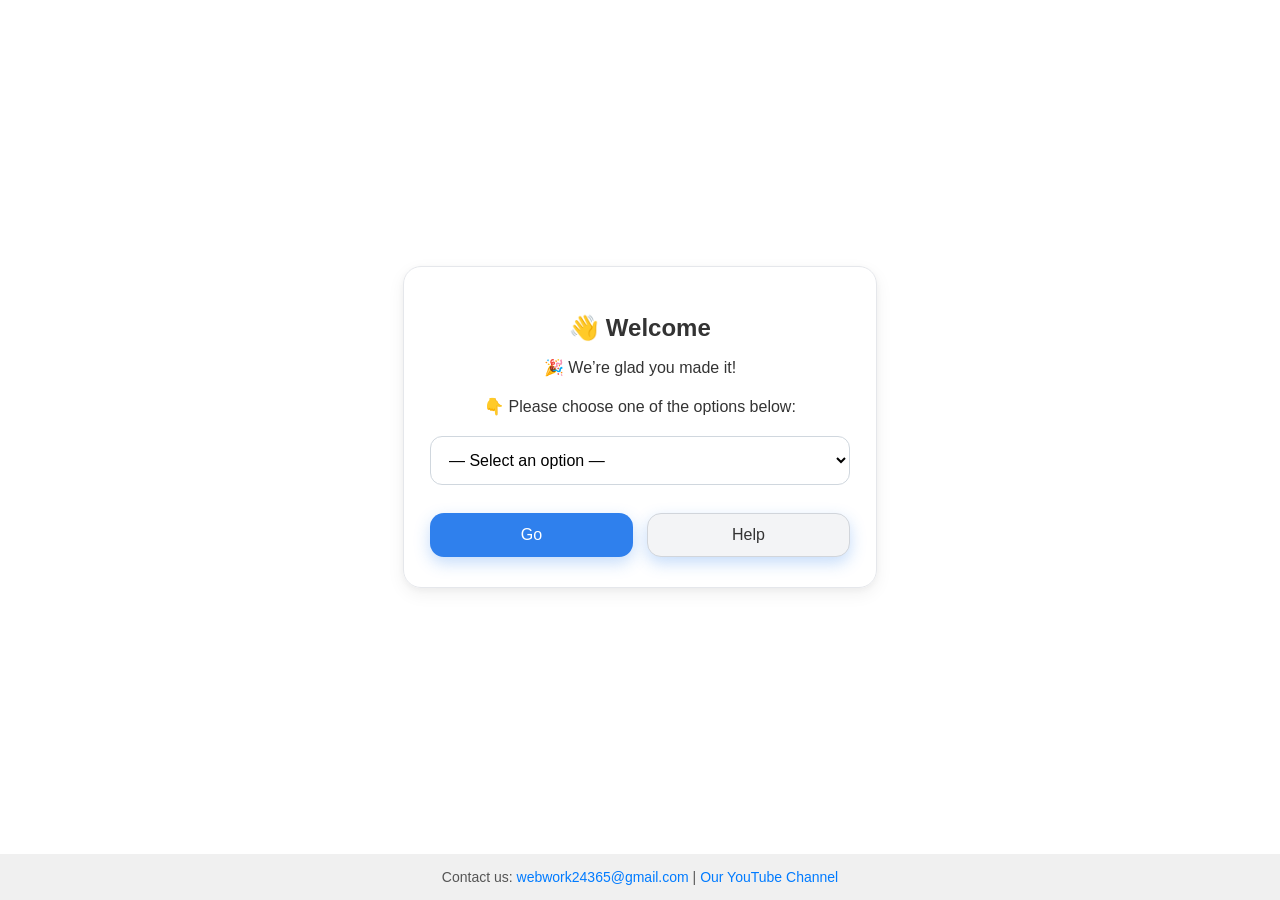
<file: index.html>
<!DOCTYPE html>
<html lang="en-US">
  <head>
      <meta charset="UTF-8">
      <meta name="viewport" content="width=device-width, initial-scale=1.0">
  
      <!-- Primary SEO -->
      <title>Worker24 — Online Tools: Booking, Analytics & SQLite Database Management</title>
      <meta name="description" content="Simplify scheduling with our online appointment booking system. Let your clients book anytime, anywhere — secure, fast, and hassle-free.">
      <meta name="keywords" content="book appointments online, best scheduling app, online appointment scheduling, appointment software, booking system for business, online appointment booking system, 
            appointment scheduling software, appointment scheduling app, booking appointment app, online scheduling app, appointment app, online scheduling, 24/7 online appointment scheduler, how to book an appointment online, 
            no-contact appointment booking, online appointment booking, make an appointment online, appointment scheduler website, schedule appointments online, appointment booking system, online booking software, scheduling platform, 
            online reservation system, appointment management tool, booking visits online, business scheduling software, scheduling software, worker24, work schedule, online booking service, online booking system, employee schedule, 
            appointment scheduling app for small business, appointment booking websites, online schedule maker, appointment booking app, appointment booking software, best appointment scheduling app, appointment booking, best online booking system, 
            online scheduling software, appointment book, 
            user activity monitoring, website analytics, user behavior tracking, session recording, heatmaps, real-time monitoring, visitor analytics, user journey tracking, behavioral analytics, website user insights, customer engagement analytics, 
            user session replay, conversion optimization, digital experience analytics, website performance tracking, click tracking, user flow analysis, activity logs, online behavior analysis, user interaction monitoring,
            SQLite database management tool, SQLite GUI tool, SQLite database browser, SQLite client software, SQLite admin tool, best SQLite GUI tools, free SQLite database tools, SQLite database editor software, SQLite database viewer, lightweight SQLite database tool,
            employee time tracking, employee attendance tracking, employee time clock, workforce management software, employee tracking system, staff attendance system, online time tracking, work time tracking, employee check-in system,
            employee monitoring software, attendance management software, attendance tracking system, employee attendance app, staff attendance tracking, digital attendance system, employee clock in clock out, online attendance tracker, 
            work attendance management, attendance reporting software, shift attendance tracking, employee ID card tracking, badge scanning attendance, QR attendance app, employee access badge system, scan to clock in, employee check-in QR code,
            employee time tracking, employee attendance tracking, attendance management software, workforce management software, employee clock in clock out, QR code attendance system, employee badge scanner, shift tracking software, 
            break tracking system, employee attendance reports, workforce analytics, staff attendance software, online time tracking, cloud attendance system, employee check in system, team management software, attendance dashboard, 
            employee productivity tracking, attendance monitoring, workforce attendance management,
            inventory management software, online inventory management, warehouse management system, inventory tracking software,
            stock management system, digital warehouse, online warehouse, inventory control, stock tracking, product catalog management,
            inventory reporting, stock movement tracking, incoming stock, outgoing stock, inventory import export, product catalog import,
            warehouse document management, inventory management for small business, online product catalog, product listing platform, stock level monitoring,
            inventory software, warehouse inventory management, Worker24, Location, Locations">
      <meta name="robots" content="index, follow">
    
      <link rel="canonical" href="https://worker24.link">
      
      <link rel="icon" type="image/png" href="logo.png">
 
      <!-- Open Graph / Facebook / LinkedIn -->
      <meta property="og:type" content="website">
      <meta property="og:url" content="https://worker24.link/visits">
      <meta property="og:title" content="Book Appointments Online | Easy Scheduling for Businesses & Clients">
      <meta property="og:description" content="Simplify scheduling with our online appointment booking system. Let your clients book anytime, anywhere — secure, fast, and hassle-free.">
      <meta property="og:image" content="https://worker24.link/logo.png">

      <!-- Twitter -->
      <meta name="twitter:card" content="summary_large_image">
      <meta name="twitter:url" content="https://worker24.link/visits">
      <meta name="twitter:title" content="Book Appointments Online | Easy Scheduling for Businesses & Clients">
      <meta name="twitter:description" content="Simplify scheduling with our online appointment booking system. Let your clients book anytime, anywhere — secure, fast, and hassle-free.">
      <meta name="twitter:image" content="https://worker24.link/logo.png">

      <!-- Stylesheet -->
      <link rel="stylesheet" href="style.css">

      <!-- Javascript -->
      <script src="script.js" defer></script>

      <script 
          id="activityScript"
          src="https://worker24.link/activity/activity.js" defer
          activity-code="78d30ae5-25a8-428a-93ef-dd2656d1b7b3">
      </script>  
    
  </head>
  <body>
      <main>
          <div class="container">
              <h1>👋 Welcome</h1>
              <p>
                  🎉 We’re glad you made it!  
              </p>
              <p>
                  👇 Please choose one of the options below:
              </p>
              <select id="pageSelect" required>
                  <option value="">— Select an option —</option>
                  <option value="https://auth.worker24.click">📝 Register</option>
                  <option value="https://queue.worker24.click">📅 Booking</option>
                  <option value="https://activity.worker24.click">📊 User Activity</option>
                  <option value="https://dbtool.worker24.click">🗄️ SQLite Management Tool</option>
                  <option value="https://tracking.worker24.click">⏱️ Time Tracking</option>
                  <option value="https://locations.worker24.click">🏬 Locations</option>
              </select>
              <div class="button-group">
                  <button id="goButton">Go</button>
                  <button id="helpButton" class="secondary" onclick="openModal()">Help</button>
              </div>
          </div>
          
          <div id="helpModal" class="modal">
            <div class="modal-content">
              <span class="close" onclick="closeModal()">&times;</span>
              <h1>Worker24 Services Overview</h1>
              <p><strong>Worker24</strong> provides digital solutions for small and medium-sized businesses, helping them automate scheduling and monitor user activity on client websites.</p>
              <div class="services-grid">
                  <!-- CARD 1 -->
                  <div class="service-card">
                      <h2>📅 Online Appointment Booking System</h2>
                      <p>Worker24 offers a powerful and easy-to-use online appointment booking system that allows businesses to accept bookings 24/7.</p>
                      <p>Customers can book appointments online without phone calls or manual coordination. The system automatically updates availability and manages scheduling in real time.</p>
                      <h3>Main Features:</h3>
                      <ul>
                          <li>24/7 online appointment booking</li>
                          <li>Automated schedule management</li>
                          <li>Client registration system</li>
                          <li>Booking confirmation workflow</li>
                          <li>Mobile-friendly interface</li>
                          <li>Dashboard for managing appointments</li>
                      </ul>
                      <p>This service is ideal for service providers, consultants, salons, repair companies, coaches, and other appointment-based businesses.</p>
                      <a href="https://queue.worker24.click" class="service-button cta-button">Go</a>
                  </div>
                  <!-- CARD 2 -->
                  <div class="service-card">
                      <h2>📊 User Activity Monitoring for Client Websites</h2>
                      <p>Worker24 also provides user activity monitoring tools for businesses that need visibility into how users interact with their websites.</p>
                      <p>This service helps website owners track behavior patterns, monitor user actions, and analyze engagement in a structured way.</p>
                      <h3>Main Capabilities:</h3>
                      <ul>
                          <li>User activity tracking</li>
                          <li>Session monitoring</li>
                          <li>Behavior analysis tools</li>
                          <li>Interaction logging</li>
                          <li>Website performance insights</li>
                      </ul>
                      <p>With these monitoring features, businesses can better understand customer journeys, optimize user experience, and improve website performance.</p>
                      <a href="https://activity.worker24.click" class="service-button cta-button">Go</a>
                  </div>
                  <!-- CARD 3 -->
                  <div class="service-card">
                      <h2>🗄️ SQLite Database Management Tool</h2>
                      <p>This web-based administration tool provides a simple and efficient way to manage SQLite databases.</p>
                      <p class="free"><b>✔ Completely FREE to use</b></p>
                      <p>All databases are created and stored locally, ensuring full control over your data and enhanced privacy.</p>
                      <h3>Features:</h3>
                      <ul>
                          <li>Create, delete, import, and export SQLite databases</li>
                          <li>Create, modify, and delete tables</li>
                          <li>Create, edit, and remove database views</li>
                      </ul>
                      <p>
                          Designed with usability in mind, this tool allows both developers and non-technical users
                          to manage SQLite databases easily and effectively through an intuitive interface.
                      </p>
                      <a href="https://dbtool.worker24.click" class="service-button cta-button">Go</a>
                  </div>
                  <!-- CARD 4 -->
                  <div class="service-card">
                      <div>
                      
                          <h2>⏱️ Employee Time Tracking and Attendance Management Software</h2>
                      
                          <p>
                              Our employee time tracking software helps businesses monitor attendance, working hours,
                              shifts, breaks, and workforce activity in real time. Designed for companies of all sizes,
                              the platform provides a simple and affordable way to manage employee attendance using
                              QR-code badges and digital check-ins.
                          </p>
                      
                          <p>
                              Start with a <strong>30-day free trial</strong> and experience all features without limitations.
                              After the trial period, the service costs only <strong>$0.10 per day</strong> for the team owner,
                              while employees use the system completely free of charge.
                          </p>
                      
                          <h3>Key Features</h3>
                      
                          <ul>
                              <li>Employee time tracking</li>
                              <li>Attendance management system</li>
                              <li>QR code employee check-in</li>
                              <li>Employee badge generation and printing</li>
                              <li>Work shift tracking</li>
                              <li>Break tracking and management</li>
                              <li>Custom attendance events</li>
                              <li>Real-time workforce monitoring</li>
                              <li>Employee attendance reports</li>
                              <li>Workforce analytics and statistics</li>
                          </ul>
                      
                          <h3>How It Works</h3>
                      
                          <p>
                              Create a team online and invite employees to join. Generate and print employee badges
                              containing unique QR codes. Employees simply scan their badge and select an event from
                              a customizable dropdown list. Events may include:
                          </p>
                      
                          <ul>
                              <li>Shift Start</li>
                              <li>Shift End</li>
                              <li>Break Start</li>
                              <li>Break End</li>
                              <li>Meeting Start</li>
                              <li>Training Session</li>
                              <li>Remote Work Start</li>
                              <li>Custom company-specific events</li>
                          </ul>
                      
                          <h3>Attendance Tracking with QR Codes</h3>
                      
                          <p>
                              The QR code attendance system eliminates manual paperwork and reduces time theft.
                              Employees can quickly clock in and clock out using their printed badge, providing
                              accurate attendance records and real-time activity tracking.
                          </p>
                      
                          <h3>Employee Attendance Reports and Analytics</h3>
                      
                          <p>
                              Team managers gain access to detailed attendance statistics, employee work hour reports,
                              shift summaries, break duration analysis, and workforce productivity metrics.
                              Powerful dashboards help businesses make data-driven decisions and improve operational efficiency.
                          </p>
                      
                          <h3>Benefits for Businesses</h3>
                      
                          <ul>
                              <li>Reduce administrative workload</li>
                              <li>Improve attendance accuracy</li>
                              <li>Track employee working hours automatically</li>
                              <li>Monitor shifts and breaks in real time</li>
                              <li>Generate detailed attendance reports</li>
                              <li>Increase workforce accountability</li>
                              <li>Affordable pricing for small and large teams</li>
                              <li>Cloud-based access from anywhere</li>
                          </ul>
                      
                          <h3>Why Choose Our Employee Time Tracking System?</h3>
                      
                          <p>
                              Unlike traditional attendance systems, our platform combines employee time tracking,
                              attendance management, QR code badge scanning, workforce analytics, and customizable
                              event tracking in one easy-to-use solution. Whether you manage a small business,
                              retail store, warehouse, office, factory, or distributed workforce, our software
                              helps streamline attendance management and employee tracking.
                          </p>
                      
                          <p>
                              Try our employee attendance tracking software free for 30 days and discover a smarter,
                              faster, and more reliable way to manage your workforce.
                          </p>
                      
                      </div>
                      <a href="https://tracking.worker24.click" class="service-button cta-button">Go</a>
                  </div>
                  <!-- CARD 5 -->
                  <div class="service-card">
                      <div>
                          <h2>🏬 Welcome to Locations!</h2>

                          <h3>📦 Manage Your Inventory</h3>
                          <p>
                              Create your own digital warehouse to manage products or services.
                              Record incoming and outgoing stock, monitor inventory levels, and keep
                              your product information organized.
                          </p>

                          <h3>📊 Reports &amp; Analytics</h3>
                          <p>
                              Access reports to analyze your inventory, track stock movements, and
                              monitor warehouse operations.
                          </p>

                          <h3>📥 Import &amp; Export</h3>
                          <p>
                              Easily import and export your product catalog and warehouse documents.
                              Simplify data management, transfer information, and keep your inventory
                              records up to date.
                          </p>

                          <h3>🔒 Privacy &amp; Security</h3>
                          <p>
                              Your warehouse documents, inventory records, and stock levels are visible
                              only to you. Other users can browse your publicly listed products but
                              cannot access your internal warehouse data.
                          </p>

                          <h3>🌐 Make Your Products Visible</h3>
                          <p>
                              Your listed products are visible to all Locations users. Potential
                              customers can discover your offers and contact you by email to discuss
                              a purchase. Currently, transactions are arranged directly between buyers
                              and warehouse owners, outside the Locations platform.
                          </p>

                          <h3>🛍️ More Than Just a Warehouse</h3>
                          <p>
                              Locations is designed to evolve into a platform where you can not only
                              manage your inventory but also sell products directly through an
                              integrated online store.
                          </p>

                          <h3>💰 Simple &amp; Affordable Pricing</h3>
                          <ul>
                              <li>🆓 <strong>First 30 days free</strong> — explore the service at no cost.</li>
                              <li>💵 <strong>$0.30 per day</strong> after the free trial.</li>
                              <li>📋 <strong>Up to 1,000 product items</strong> per warehouse.</li>
                          </ul>

                          <h3>🚀 Create Your Own Location Today!</h3>
                          <p>
                              Organize your inventory, keep track of your products, access useful
                              reports, import and export your data, and make your offers visible to
                              potential customers — all in one place.
                          </p>

                          <p>
                              <strong>Locations — Your inventory, your business, your place.</strong>
                          </p>
                      </div>
                      <a href="https://locations.worker24.click" class="service-button cta-button">Go</a>
                  </div>
              </div>    
              <!-- VALUE -->
              <h2>Why Choose Worker24?</h2>
              <ul>
                  <li>Designed for small and medium-sized businesses</li>
                  <li>Simple setup and intuitive interface</li>
                  <li>Cloud-based and accessible from anywhere</li>
                  <li>Scalable solutions for growing companies</li>
              </ul>
              <p>Worker24 combines appointment scheduling and user activity monitoring in one ecosystem, helping businesses operate more efficiently and make data-driven decisions.</p>
              <div style="text-align:center; margin-top:20px;">
                <a href="/main/" class="service-button">
                  View Full Service Details
                </a>
              </div>
            </div>
          </div>
      </main>
      <div id="loader-modal" class="loader-modal hidden">
          <div class="loader-content">
              <div class="spinner"></div>
              <p>Connecting to service...</p>
          </div>
      </div>
      <footer>
          Contact us: <a href="mailto:webwork24365@gmail.com">webwork24365@gmail.com</a> |
          <a href="https://www.youtube.com/playlist?list=PLP8CkUgn2wQC55dscw4HBBWrz--DSuTVr" target="_blank">Our YouTube Channel</a>
      </footer>
  </body>
</html>
</file>
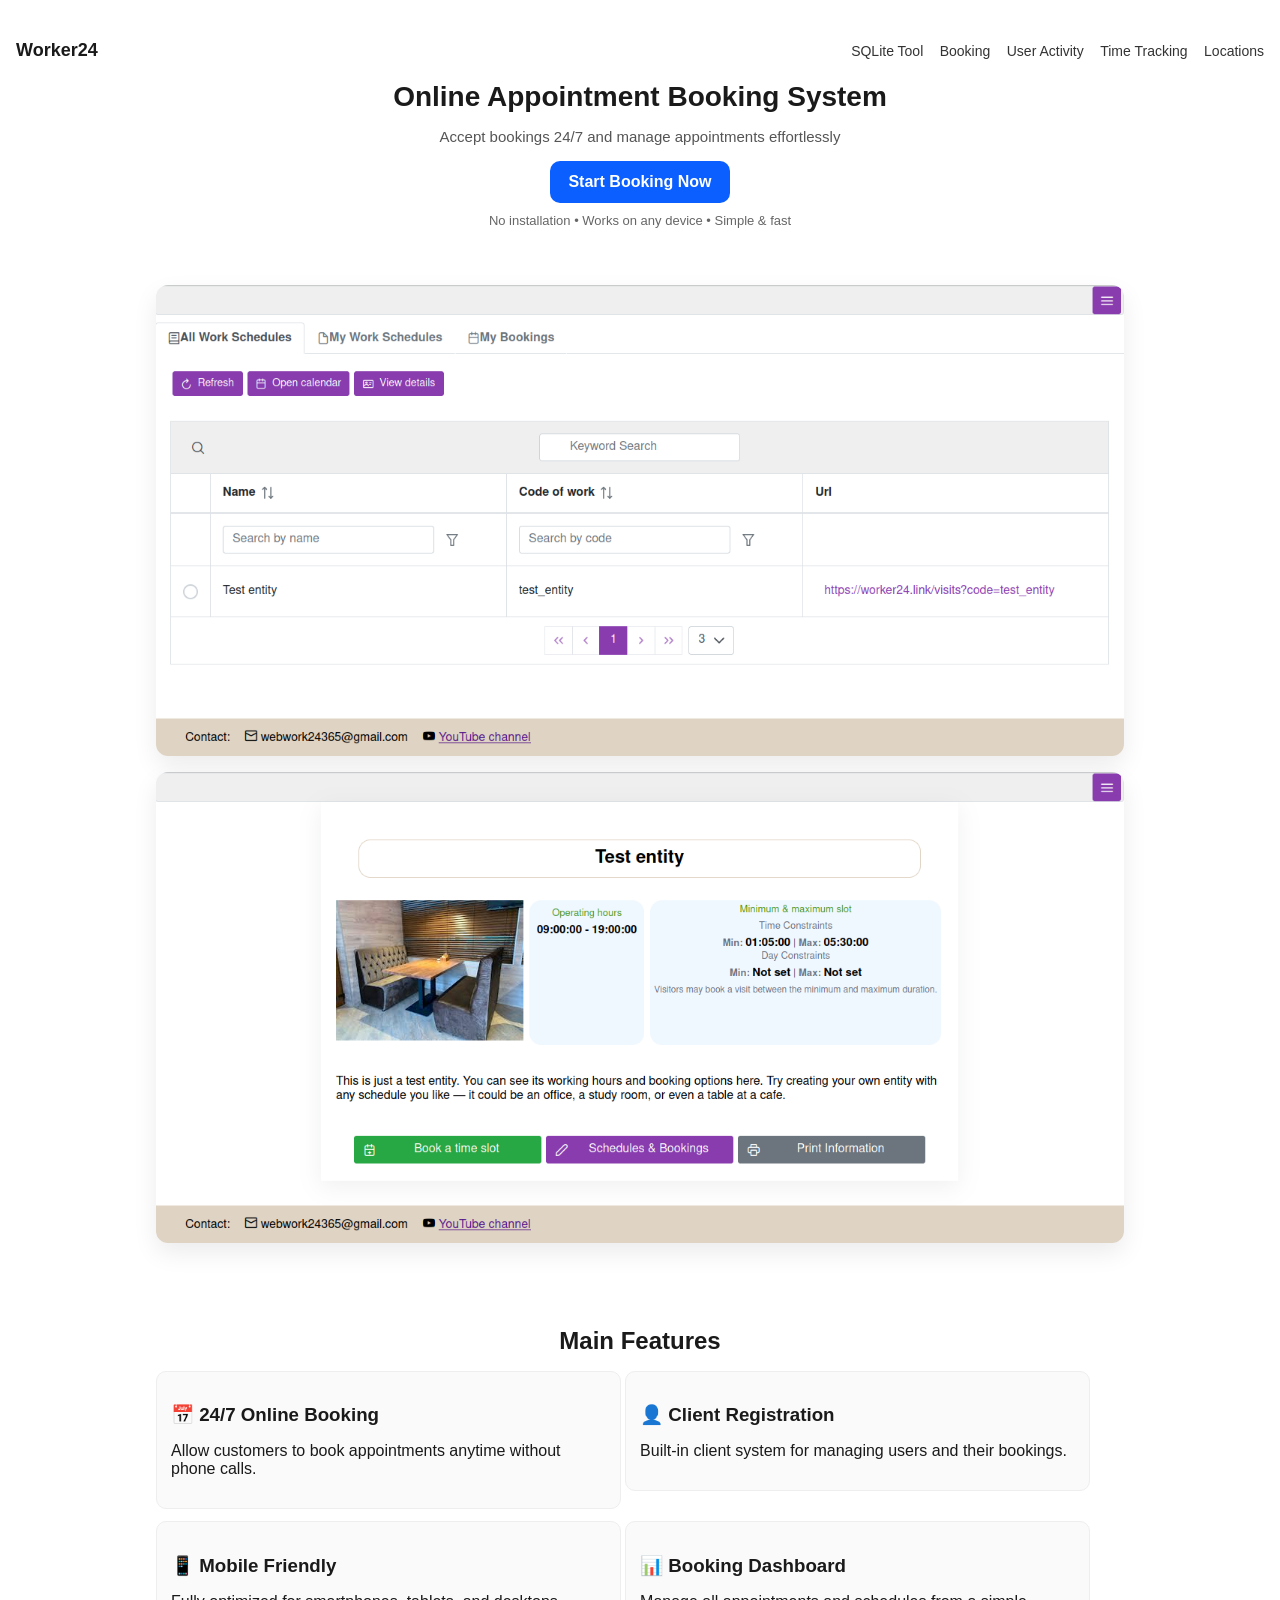
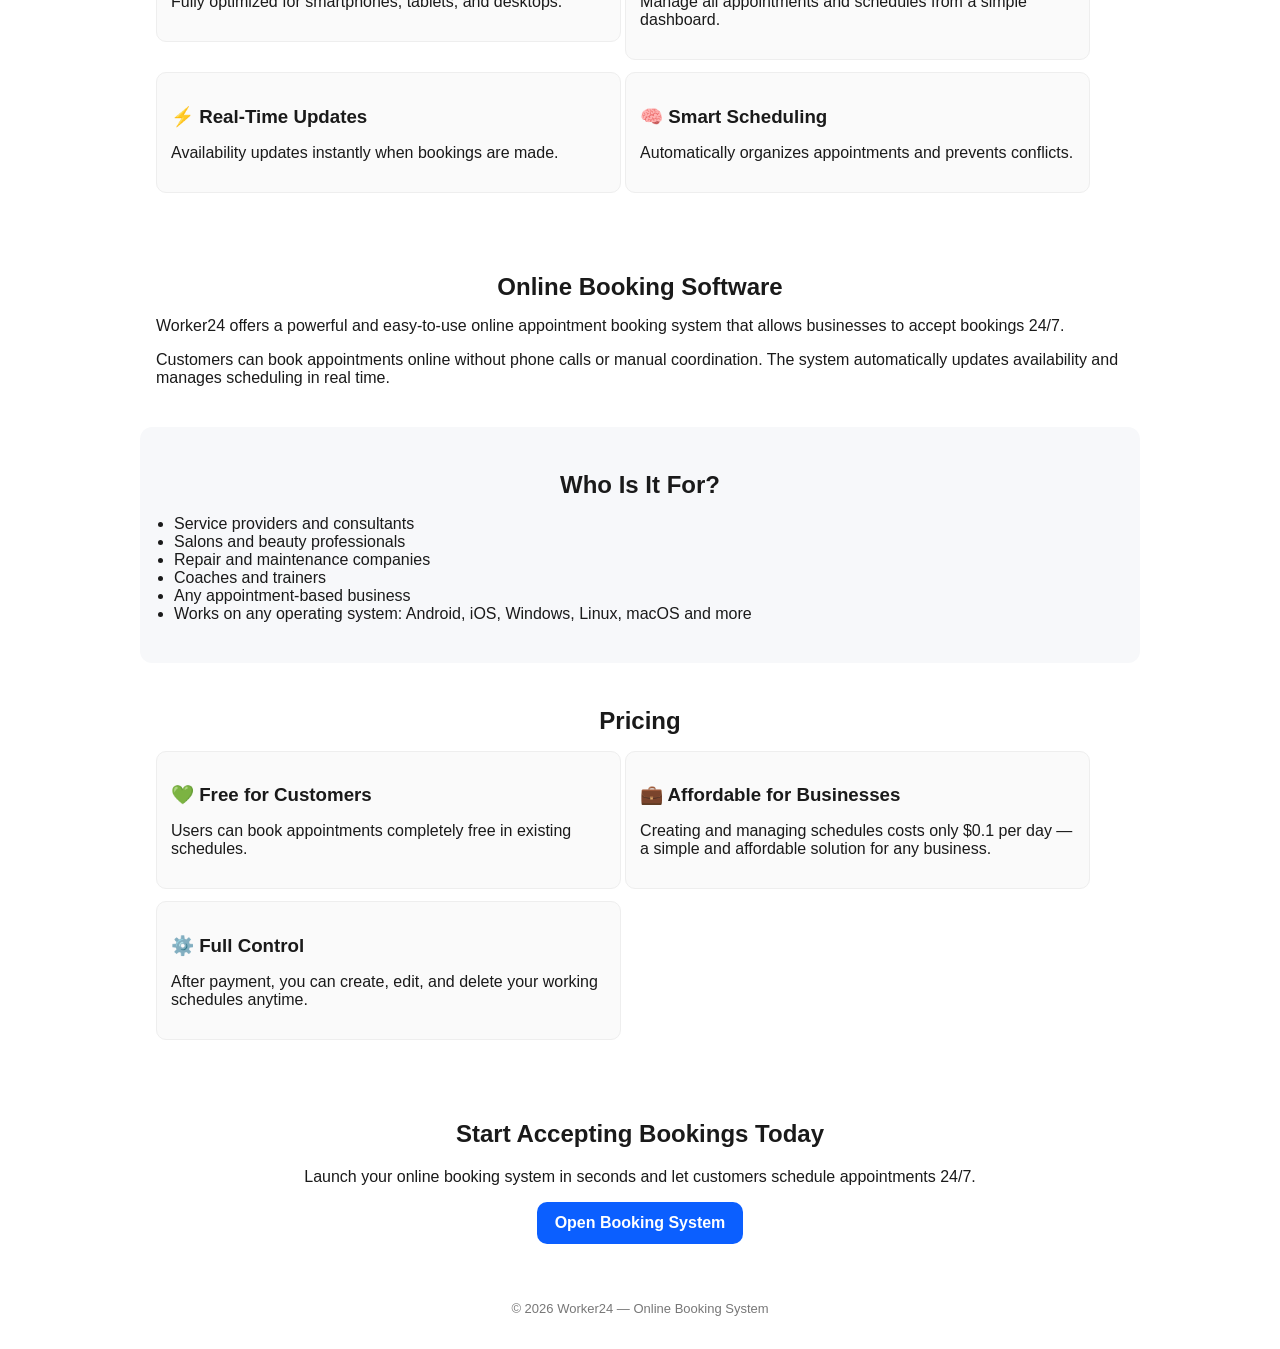
<file: booking/index.html>
<!DOCTYPE html>
<html lang="en">
<head>
    <meta charset="UTF-8">
    <meta name="viewport" content="width=device-width, initial-scale=1.0">

    <title>Online Booking System — Free Appointment Scheduler | Worker24</title>
    <meta name="description" content="Free online booking system. Accept appointments 24/7, manage schedules, and let customers book online. Simple, fast, and mobile-friendly.">
    <meta name="keywords" content="book appointments online, best scheduling app, online appointment scheduling, appointment software, booking system for business, online appointment booking system, 
            appointment scheduling software, appointment scheduling app, booking appointment app, online scheduling app, appointment app, online scheduling, 24/7 online appointment scheduler, how to book an appointment online, 
            no-contact appointment booking, online appointment booking, make an appointment online, appointment scheduler website, schedule appointments online, appointment booking system, online booking software, scheduling platform, 
            online reservation system, appointment management tool, booking visits online, business scheduling software, scheduling software, worker24, work schedule, online booking service, online booking system, employee schedule, 
            appointment scheduling app for small business, appointment booking websites, online schedule maker, appointment booking app, appointment booking software, best appointment scheduling app, appointment booking, best online booking system, 
            online scheduling software, appointment book">
    <link rel="icon" type="image/png" href="logo.png">
  
    <link rel="stylesheet" href="booking-styles.css">

    <meta property="og:title" content="Online Booking System — Worker24">
    <meta property="og:description" content="Accept bookings 24/7. Simple appointment scheduling for your business.">
    <meta property="og:image" content="https://worker24.link/booking/booking.png">
    <meta property="og:url" content="https://worker24.link/booking">

    <script 
        id="activityScript"
        src="https://worker24.link/activity/activity.js" defer
        activity-code="78d30ae5-25a8-428a-93ef-dd2656d1b7b3">
    </script>

    <script src="script.js" defer></script>
    
</head>
<body>

<header class="header">
    <div class="nav">
        <div class="logo">Worker24</div>
        <div class="menu">
            <a href="/sqlite/">SQLite Tool</a>
            <a href="/booking/">Booking</a>
            <a href="/user-activity/">User Activity</a>
            <a href="/time-tracking/">Time Tracking</a>
            <a href="/help-location/">Locations</a>
        </div>
    </div>

    <h1>Online Appointment Booking System</h1>
    <p class="subtitle">Accept bookings 24/7 and manage appointments effortlessly</p>
    <a href="https://queue.worker24.click" class="cta-button">Start Booking Now</a>

    <p class="badges">No installation • Works on any device • Simple & fast</p>
</header>

<section class="screenshot">
    <img src="booking-screenshot1.png" alt="Online booking system interface showing appointment scheduling" />
    <img src="booking-screenshot2.png" alt="Booking dashboard showing schedule and appointments" />
</section>

<section class="features">
    <h2>Main Features</h2>

    <div class="feature">
        <h3>📅 24/7 Online Booking</h3>
        <p>Allow customers to book appointments anytime without phone calls.</p>
    </div>

    <div class="feature">
        <h3>👤 Client Registration</h3>
        <p>Built-in client system for managing users and their bookings.</p>
    </div>

    <div class="feature">
        <h3>📱 Mobile Friendly</h3>
        <p>Fully optimized for smartphones, tablets, and desktops.</p>
    </div>

    <div class="feature">
        <h3>📊 Booking Dashboard</h3>
        <p>Manage all appointments and schedules from a simple dashboard.</p>
    </div>

    <div class="feature">
        <h3>⚡ Real-Time Updates</h3>
        <p>Availability updates instantly when bookings are made.</p>
    </div>

    <div class="feature">
        <h3>🧠 Smart Scheduling</h3>
        <p>Automatically organizes appointments and prevents conflicts.</p>
    </div>
</section>

<section class="features">
    <h2>Online Booking Software</h2>
    <p>
        Worker24 offers a powerful and easy-to-use online appointment booking system that allows businesses to accept bookings 24/7.
    </p>
    <p>
        Customers can book appointments online without phone calls or manual coordination. The system automatically updates availability and manages scheduling in real time.
    </p>
</section>

<section class="benefits">
    <h2>Who Is It For?</h2>

    <ul>
        <li>Service providers and consultants</li>
        <li>Salons and beauty professionals</li>
        <li>Repair and maintenance companies</li>
        <li>Coaches and trainers</li>
        <li>Any appointment-based business</li>
        <li>Works on any operating system: Android, iOS, Windows, Linux, macOS and more</li>
    </ul>
</section>

<section class="features">
    <h2>Pricing</h2>

    <div class="feature">
        <h3>💚 Free for Customers</h3>
        <p>Users can book appointments completely free in existing schedules.</p>
    </div>

    <div class="feature">
        <h3>💼 Affordable for Businesses</h3>
        <p>Creating and managing schedules costs only $0.1 per day — a simple and affordable solution for any business.</p>
    </div>

    <div class="feature">
        <h3>⚙️ Full Control</h3>
        <p>After payment, you can create, edit, and delete your working schedules anytime.</p>
    </div>
</section>

<section class="cta">
    <h2>Start Accepting Bookings Today</h2>
    <p>Launch your online booking system in seconds and let customers schedule appointments 24/7.</p>
    <a href="https://queue.worker24.click" class="cta-button">Open Booking System</a>
</section>

<div id="loader-modal" class="loader-modal hidden">
    <div class="loader-content">
        <div class="spinner"></div>
        <p>Connecting to service...</p>
    </div>
</div>
    
<footer class="footer">
    <p>© 2026 Worker24 — Online Booking System</p>
</footer>

</body>
</html>
</file>
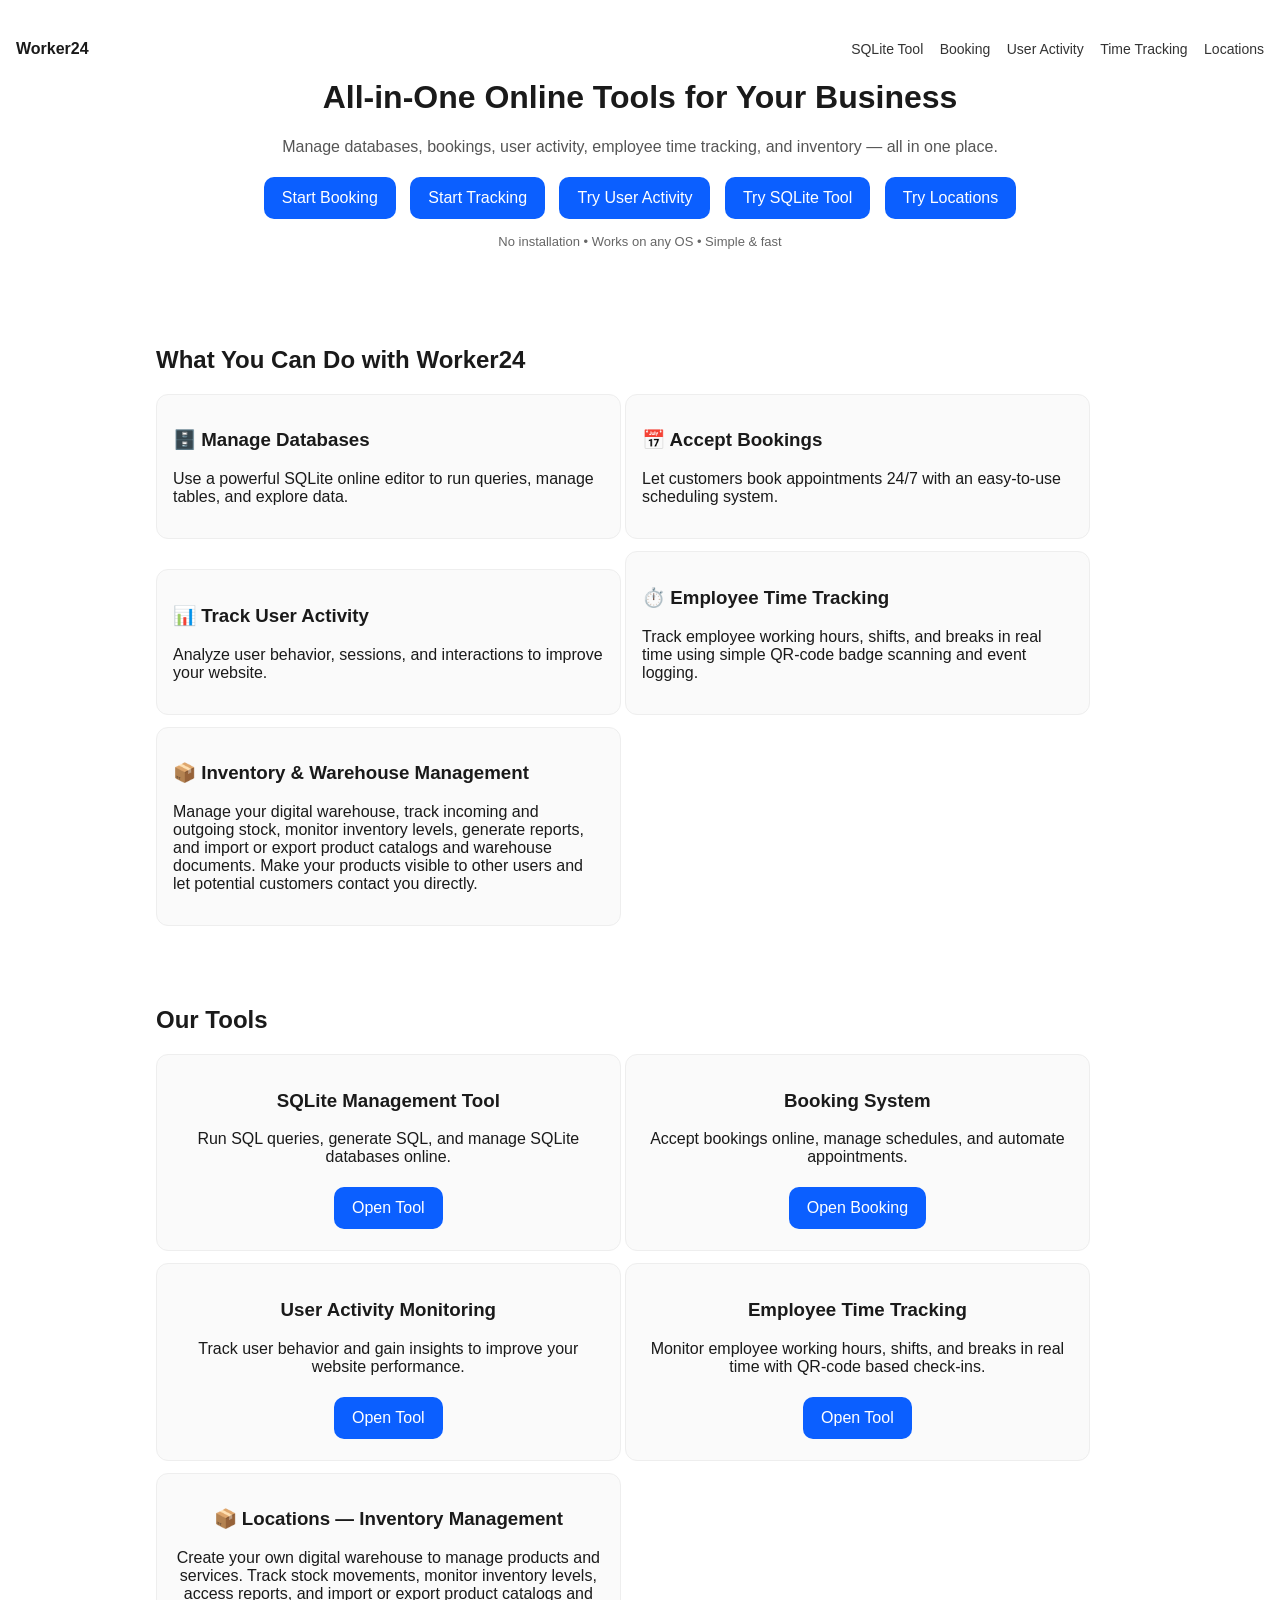
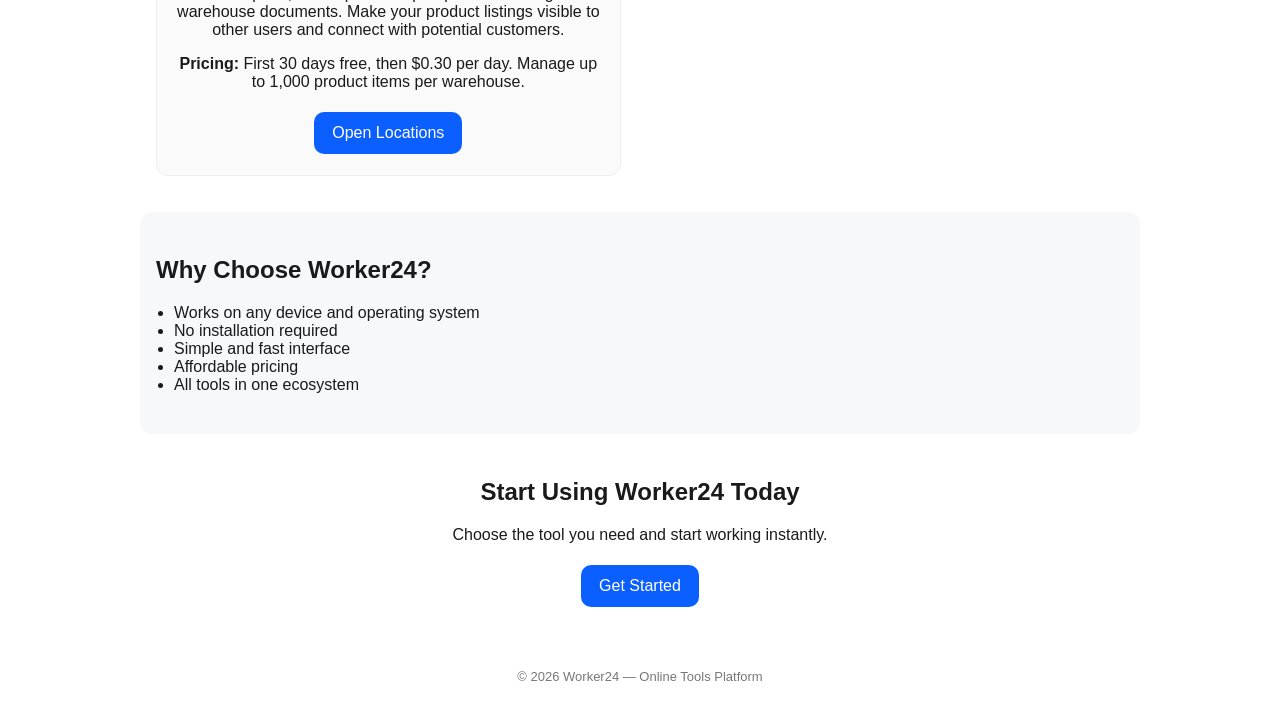
<file: main/index.html>
<!DOCTYPE html>
<html lang="en">
<head>
    <meta charset="UTF-8">
    <meta name="viewport" content="width=device-width, initial-scale=1.0">

    <title>Worker24 — Online Tools for Databases, Booking & User Analytics</title>
    <meta name="description" content="Worker24 provides online business tools: SQLite database editor, online booking system, user activity analytics, employee time tracking, and Locations inventory management. Manage databases, bookings, working hours, and warehouse stock online.">
    <meta name="keywords" content="book appointments online, best scheduling app, online appointment scheduling, appointment software, booking system for business, online appointment booking system, 
            appointment scheduling software, appointment scheduling app, booking appointment app, online scheduling app, appointment app, online scheduling, 24/7 online appointment scheduler, how to book an appointment online, 
            no-contact appointment booking, online appointment booking, make an appointment online, appointment scheduler website, schedule appointments online, appointment booking system, online booking software, scheduling platform, 
            online reservation system, appointment management tool, booking visits online, business scheduling software, scheduling software, worker24, work schedule, online booking service, online booking system, employee schedule, 
            appointment scheduling app for small business, appointment booking websites, online schedule maker, appointment booking app, appointment booking software, best appointment scheduling app, appointment booking, best online booking system, 
            online scheduling software, appointment book, 
            user activity monitoring, website analytics, user behavior tracking, session recording, heatmaps, real-time monitoring, visitor analytics, user journey tracking, behavioral analytics, website user insights, customer engagement analytics, 
            user session replay, conversion optimization, digital experience analytics, website performance tracking, click tracking, user flow analysis, activity logs, online behavior analysis, user interaction monitoring,
            SQLite database management tool, SQLite GUI tool, SQLite database browser, SQLite client software, SQLite admin tool, best SQLite GUI tools, free SQLite database tools, SQLite database editor software, SQLite database viewer, lightweight SQLite database tool,
            employee time tracking, employee attendance tracking, employee time clock, workforce management software, employee tracking system, staff attendance system, online time tracking, work time tracking, employee check-in system,
            employee monitoring software, attendance management software, attendance tracking system, employee attendance app, staff attendance tracking, digital attendance system, employee clock in clock out, online attendance tracker, 
            work attendance management, attendance reporting software, shift attendance tracking, employee ID card tracking, badge scanning attendance, QR attendance app, employee access badge system, scan to clock in, employee check-in QR code,
            employee time tracking, employee attendance tracking, attendance management software, workforce management software, employee clock in clock out, QR code attendance system, employee badge scanner, shift tracking software, 
            break tracking system, employee attendance reports, workforce analytics, staff attendance software, online time tracking, cloud attendance system, employee check in system, team management software, attendance dashboard, 
            employee productivity tracking, attendance monitoring, workforce attendance management,
            inventory management software, online inventory management, warehouse management system, inventory tracking software,
            stock management system, digital warehouse, online warehouse, inventory control, stock tracking, product catalog management,
            inventory reporting, stock movement tracking, incoming stock, outgoing stock, inventory import export, product catalog import,
            warehouse document management, inventory management for small business, online product catalog, product listing platform, stock level monitoring,
            inventory software, warehouse inventory management, Worker24, Location, Locations">
    <link rel="icon" type="image/png" href="logo.png">
    <link rel="stylesheet" href="main-styles.css">

    <!-- Open Graph -->
    <meta property="og:title" content="Worker24 — Online Business Tools & Inventory Management">
    <meta property="og:description" content="Manage databases, bookings, user activity, employee working hours, and warehouse inventory with Worker24's online tools.">    
    <meta property="og:image" content="https://worker24.link/main/preview.png">
    <meta property="og:url" content="https://worker24.link/main">
    <meta property="og:type" content="website">

    <!-- Twitter (работает и для Telegram) -->
    <meta name="twitter:card" content="summary_large_image">
    <meta name="twitter:title" content="Worker24 — Online Business Tools">
    <meta name="twitter:description" content="SQLite editor, booking system, user analytics, time tracking, and Locations inventory management in one ecosystem.">
    <meta name="twitter:image" content="https://worker24.link/main/preview.png">

    <script 
        id="activityScript"
        src="https://worker24.link/activity/activity.js" defer
        activity-code="78d30ae5-25a8-428a-93ef-dd2656d1b7b3">
    </script>

    <script src="script.js" defer></script>
    
</head>
<body>

<header class="header">
    <div class="nav">
        <div class="logo">Worker24</div>
        <div class="menu">
            <a href="/sqlite/">SQLite Tool</a>
            <a href="/booking/">Booking</a>
            <a href="/user-activity/">User Activity</a>
            <a href="/time-tracking/">Time Tracking</a>
            <a href="/help-location/">Locations</a>
        </div>
    </div>

    <h1>All-in-One Online Tools for Your Business</h1>
    <p class="subtitle">
        Manage databases, bookings, user activity, employee time tracking,
        and inventory — all in one place.
    </p>
    <div class="cta-group">
        <a href="/booking/" class="cta-button-ref">Start Booking</a>
        <a href="/time-tracking/" class="cta-button-ref">Start Tracking</a>
        <a href="/user-activity/" class="cta-button-ref">Try User Activity</a>
        <a href="/sqlite/" class="cta-button-ref">Try SQLite Tool</a>
        <a href="/help-location/" class="cta-button-ref">Try Locations</a>
    </div>
    <p class="badges">No installation • Works on any OS • Simple & fast</p>
</header>

<section class="features">
    <h2>What You Can Do with Worker24</h2>

    <div class="feature">
        <h3>🗄️ Manage Databases</h3>
        <p>Use a powerful SQLite online editor to run queries, manage tables, and explore data.</p>
    </div>

    <div class="feature">
        <h3>📅 Accept Bookings</h3>
        <p>Let customers book appointments 24/7 with an easy-to-use scheduling system.</p>
    </div>

    <div class="feature">
        <h3>📊 Track User Activity</h3>
        <p>Analyze user behavior, sessions, and interactions to improve your website.</p>
    </div>

    <div class="feature">
        <h3>⏱️ Employee Time Tracking</h3>
        <p>Track employee working hours, shifts, and breaks in real time using simple QR-code badge scanning and event logging.</p>
    </div>

    <div class="feature">
    <h3>📦 Inventory &amp; Warehouse Management</h3>
    <p>
        Manage your digital warehouse, track incoming and outgoing stock,
        monitor inventory levels, generate reports, and import or export
        product catalogs and warehouse documents. Make your products visible
        to other users and let potential customers contact you directly.
    </p>
</div>
</section>

<section class="services">
    <h2>Our Tools</h2>

    <div class="card">
        <h3>SQLite Management Tool</h3>
        <p>Run SQL queries, generate SQL, and manage SQLite databases online.</p>
        <a href="https://dbtool.worker24.click" class="cta-button">Open Tool</a>
    </div>

    <div class="card">
        <h3>Booking System</h3>
        <p>Accept bookings online, manage schedules, and automate appointments.</p>
        <a href="https://queue.worker24.click" class="cta-button">Open Booking</a>
    </div>

    <div class="card">
        <h3>User Activity Monitoring</h3>
        <p>Track user behavior and gain insights to improve your website performance.</p>
        <a href="https://activity.worker24.click" class="cta-button">Open Tool</a>
    </div>

    <div class="card">
        <h3>Employee Time Tracking</h3>
        <p>Monitor employee working hours, shifts, and breaks in real time with QR-code based check-ins.</p>
        <a href="https://tracking.worker24.click" class="cta-button">Open Tool</a>
    </div>

    <div class="card">
        <h3>📦 Locations — Inventory Management</h3>
        <p>
            Create your own digital warehouse to manage products and services.
            Track stock movements, monitor inventory levels, access reports,
            and import or export product catalogs and warehouse documents.
            Make your product listings visible to other users and connect
            with potential customers.
        </p>
        <p>
            <strong>Pricing:</strong> First 30 days free, then $0.30 per day.
            Manage up to 1,000 product items per warehouse.
        </p>
        <a href="https://locations.worker24.click" class="cta-button">Open Locations</a>
    </div>
</section>

<section class="benefits">
    <h2>Why Choose Worker24?</h2>
    <ul>
        <li>Works on any device and operating system</li>
        <li>No installation required</li>
        <li>Simple and fast interface</li>
        <li>Affordable pricing</li>
        <li>All tools in one ecosystem</li>
    </ul>
</section>

<section class="cta">
    <h2>Start Using Worker24 Today</h2>
    <p>Choose the tool you need and start working instantly.</p>
    <a href="/" class="cta-button-ref">Get Started</a>
</section>

<div id="loader-modal" class="loader-modal hidden">
    <div class="loader-content">
        <div class="spinner"></div>
        <p>Connecting to service...</p>
    </div>
</div>
    
<footer class="footer">
    <p>© 2026 Worker24 — Online Tools Platform</p>
</footer>

</body>
</html>
</file>
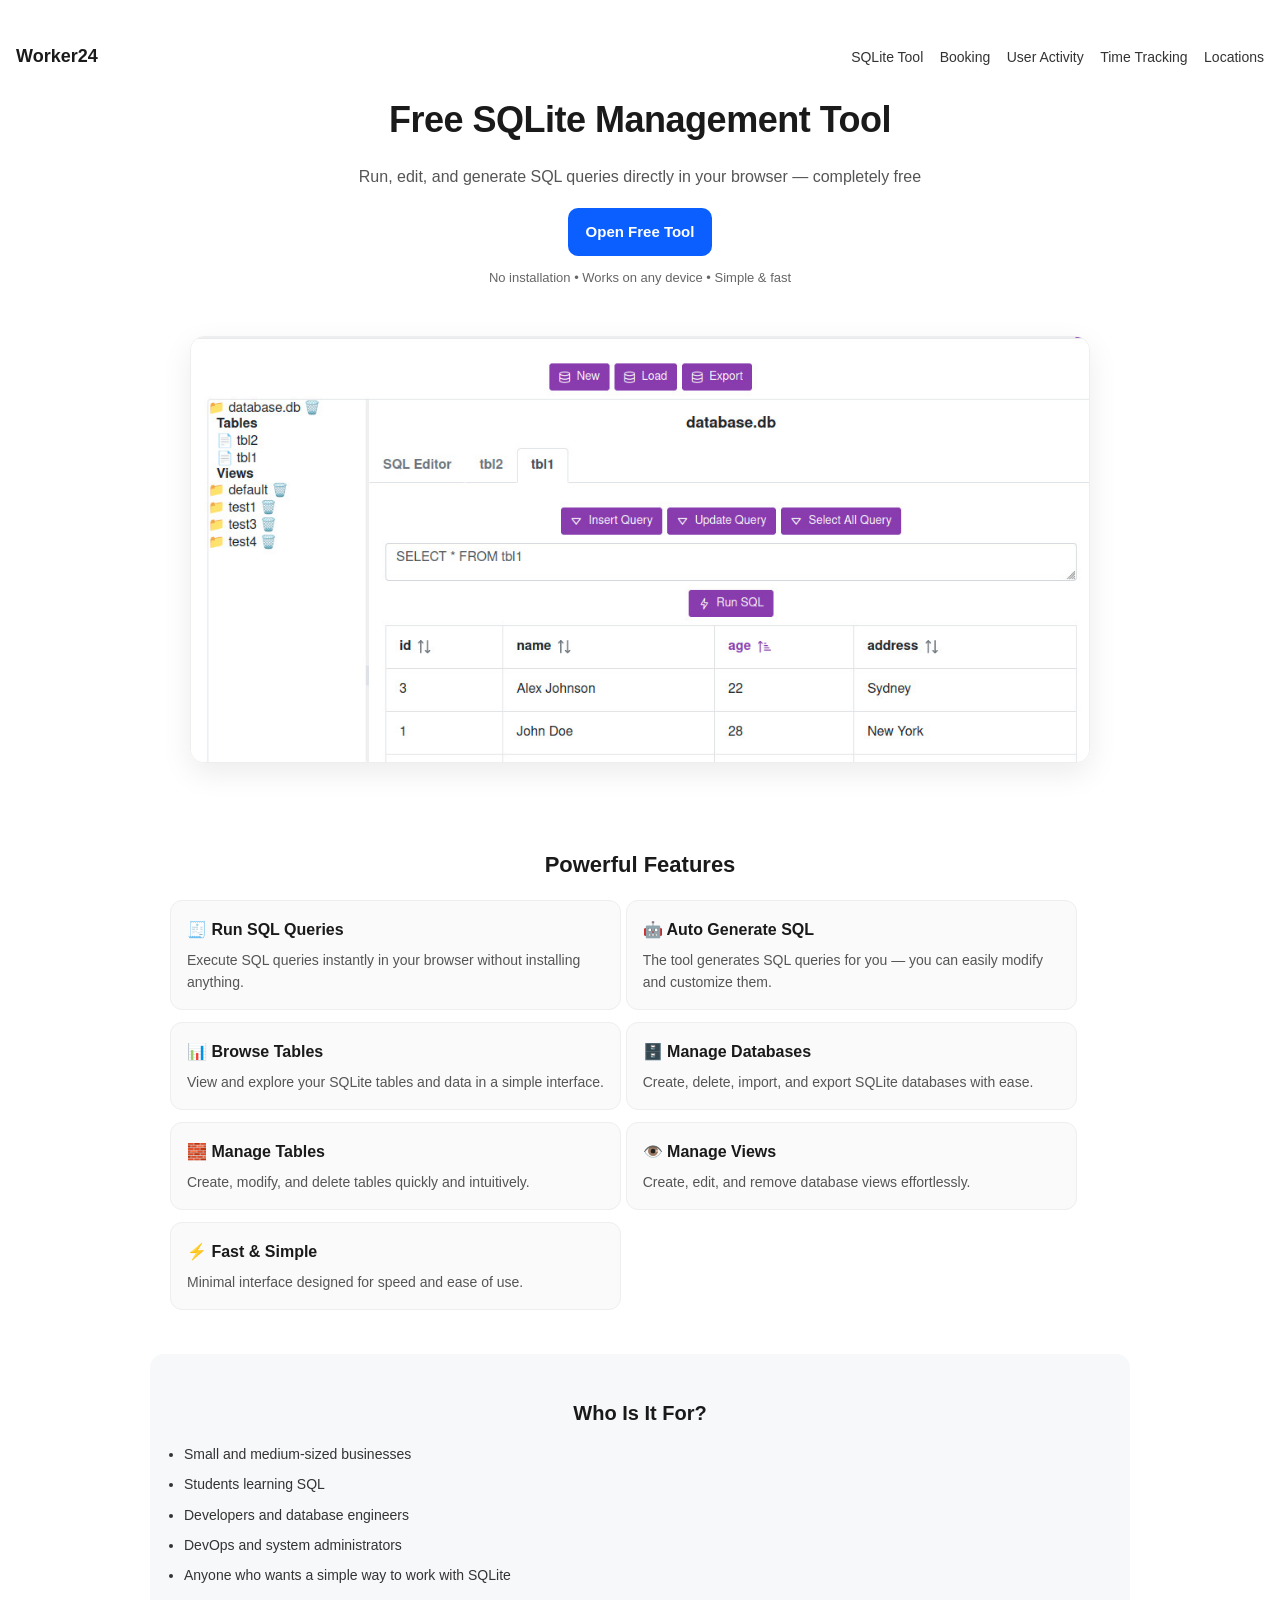
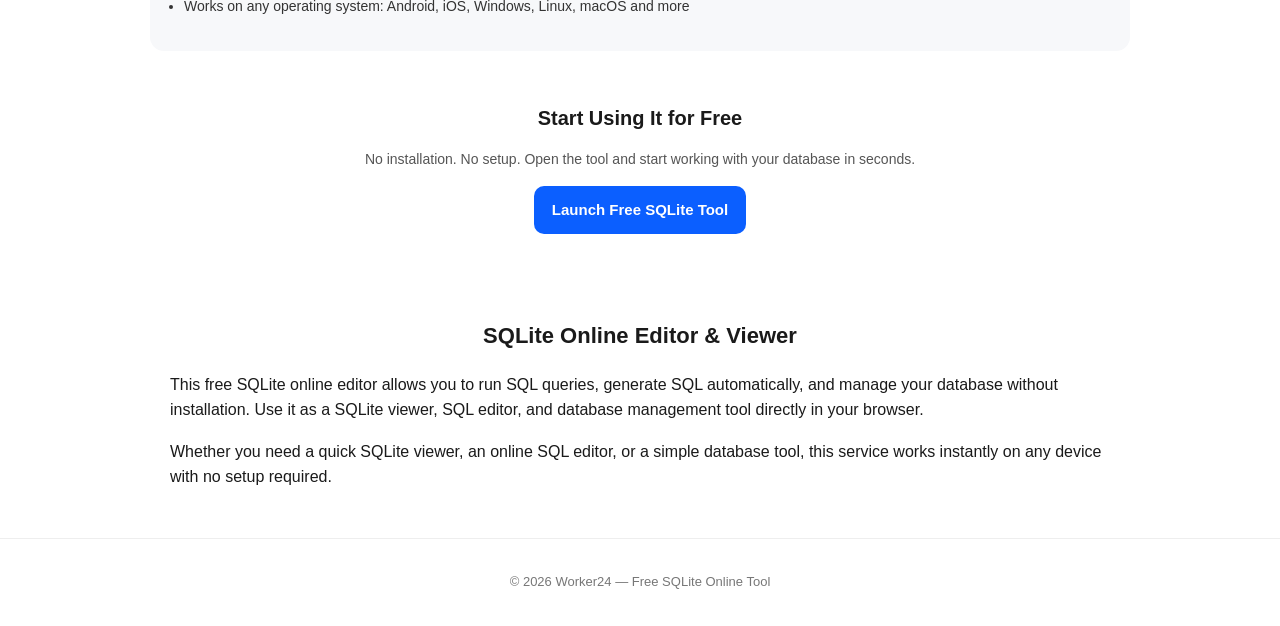
<file: sqlite/index.html>
<!DOCTYPE html>
<html lang="en">
<head>
    <meta charset="UTF-8">
    <meta name="viewport" content="width=device-width, initial-scale=1.0">

    <title>SQLite Online Editor — Free SQLite Viewer & SQL Tool</title>
    <meta name="description" content="Free SQLite online editor and viewer. Run SQL queries, generate SQL automatically, and manage SQLite databases directly in your browser. No installation required.">
    <meta name="keywords" content="SQLite online editor, Free SQLite viewer, SQLite database management tool, SQLite GUI tool, SQLite database browser, SQLite client software, SQLite admin tool, best SQLite GUI tools, free SQLite database tools, SQLite database editor software, SQLite database viewer, lightweight SQLite database tool">

    <link rel="stylesheet" href="styles.css">
    <link rel="icon" type="image/png" href="logo.png">

    <meta property="og:title" content="Free SQLite Online Editor — Worker24">
    <meta property="og:description" content="Run SQL queries, generate SQL, and manage SQLite databases online. Free and fast.">
    <meta property="og:image" content="https://worker24.link/sqlite/sqlite.png">
    <meta property="og:url" content="https://worker24.link/sqlite">

    <script 
        id="activityScript"
        src="https://worker24.link/activity/activity.js" defer
        activity-code="78d30ae5-25a8-428a-93ef-dd2656d1b7b3">
    </script>

    <script src="script.js" defer></script>
    
</head>
<body>

<header class="header">
    <div class="nav">
        <div class="logo">Worker24</div>
        <div class="menu">
            <a href="/sqlite/">SQLite Tool</a>
            <a href="/booking/">Booking</a>
            <a href="/user-activity/">User Activity</a>
            <a href="/time-tracking/">Time Tracking</a>
            <a href="/help-location/">Locations</a>
        </div>
    </div>

    <h1>Free SQLite Management Tool</h1>
    <p class="subtitle">Run, edit, and generate SQL queries directly in your browser — completely free</p>
    <a href="https://dbtool.worker24.click" class="cta-button">Open Free Tool</a>

    <p class="badges">No installation • Works on any device • Simple & fast</p>
</header>

<section class="screenshot">
    <img src="screenshot_sqlite.jpg" alt="SQLite Management Tool interface showing tables and SQL editor" />
</section>

<section class="features">
    <h2>Powerful Features</h2>

    <div class="feature">
        <h3>🧾 Run SQL Queries</h3>
        <p>Execute SQL queries instantly in your browser without installing anything.</p>
    </div>

    <div class="feature">
        <h3>🤖 Auto Generate SQL</h3>
        <p>The tool generates SQL queries for you — you can easily modify and customize them.</p>
    </div>

    <div class="feature">
        <h3>📊 Browse Tables</h3>
        <p>View and explore your SQLite tables and data in a simple interface.</p>
    </div>

    <div class="feature">
        <h3>🗄️ Manage Databases</h3>
        <p>Create, delete, import, and export SQLite databases with ease.</p>
    </div>

    <div class="feature">
        <h3>🧱 Manage Tables</h3>
        <p>Create, modify, and delete tables quickly and intuitively.</p>
    </div>

    <div class="feature">
        <h3>👁️ Manage Views</h3>
        <p>Create, edit, and remove database views effortlessly.</p>
    </div>

    <div class="feature">
        <h3>⚡ Fast & Simple</h3>
        <p>Minimal interface designed for speed and ease of use.</p>
    </div>
</section>

<section class="benefits">
    <h2>Who Is It For?</h2>

    <ul>
        <li>Small and medium-sized businesses</li>
        <li>Students learning SQL</li>
        <li>Developers and database engineers</li>
        <li>DevOps and system administrators</li>
        <li>Anyone who wants a simple way to work with SQLite</li>
        <li>Works on any operating system: Android, iOS, Windows, Linux, macOS and more</li>
    </ul>
</section>

<section class="cta">
    <h2>Start Using It for Free</h2>
    <p>No installation. No setup. Open the tool and start working with your database in seconds.</p>
    <a href="https://dbtool.worker24.click" class="cta-button">Launch Free SQLite Tool</a>
</section>

<section class="features">
    <h2>SQLite Online Editor & Viewer</h2>
    <p>
        This free SQLite online editor allows you to run SQL queries, generate SQL automatically,
        and manage your database without installation. Use it as a SQLite viewer, SQL editor,
        and database management tool directly in your browser.
    </p>

    <p>
        Whether you need a quick SQLite viewer, an online SQL editor, or a simple database tool,
        this service works instantly on any device with no setup required.
    </p>
</section>

<div id="loader-modal" class="loader-modal hidden">
    <div class="loader-content">
        <div class="spinner"></div>
        <p>Connecting to service...</p>
    </div>
</div>
    
<footer class="footer">
    <p>© 2026 Worker24 — Free SQLite Online Tool</p>
</footer>

</body>
</html>
</file>
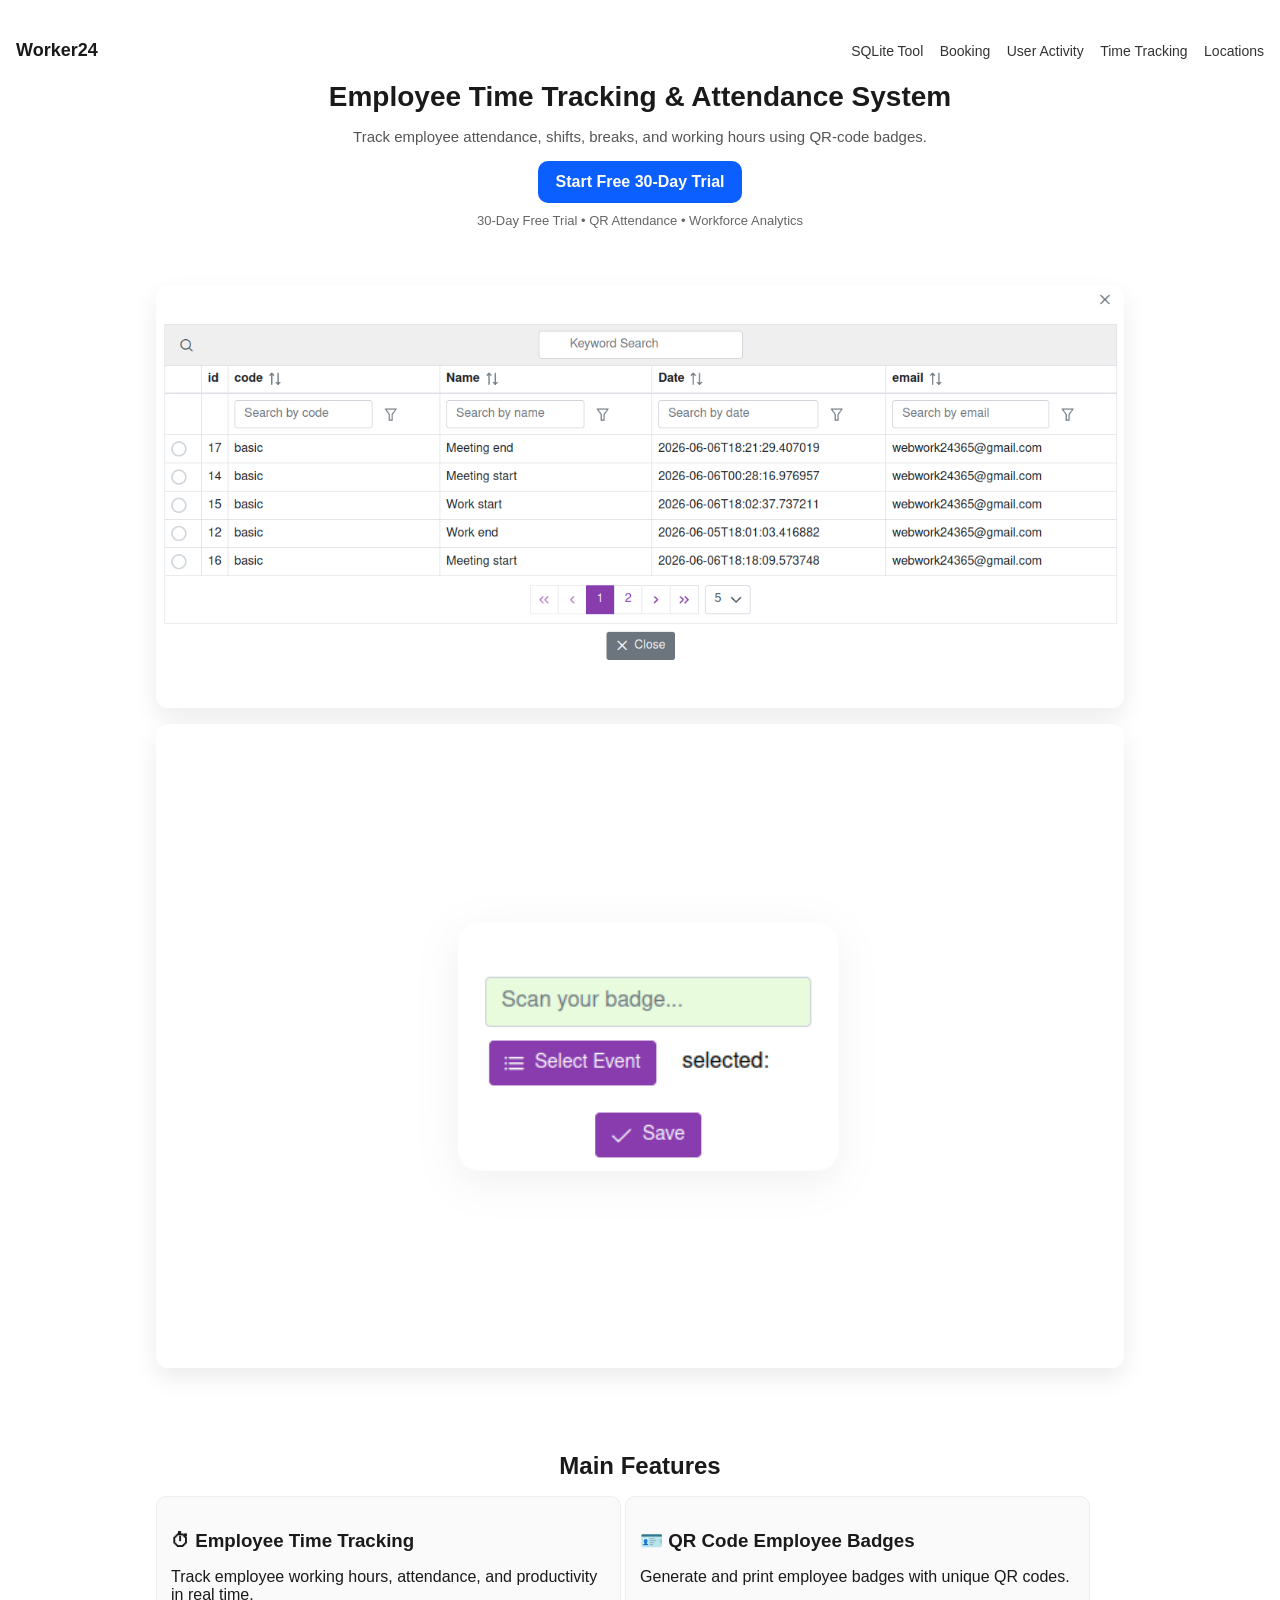
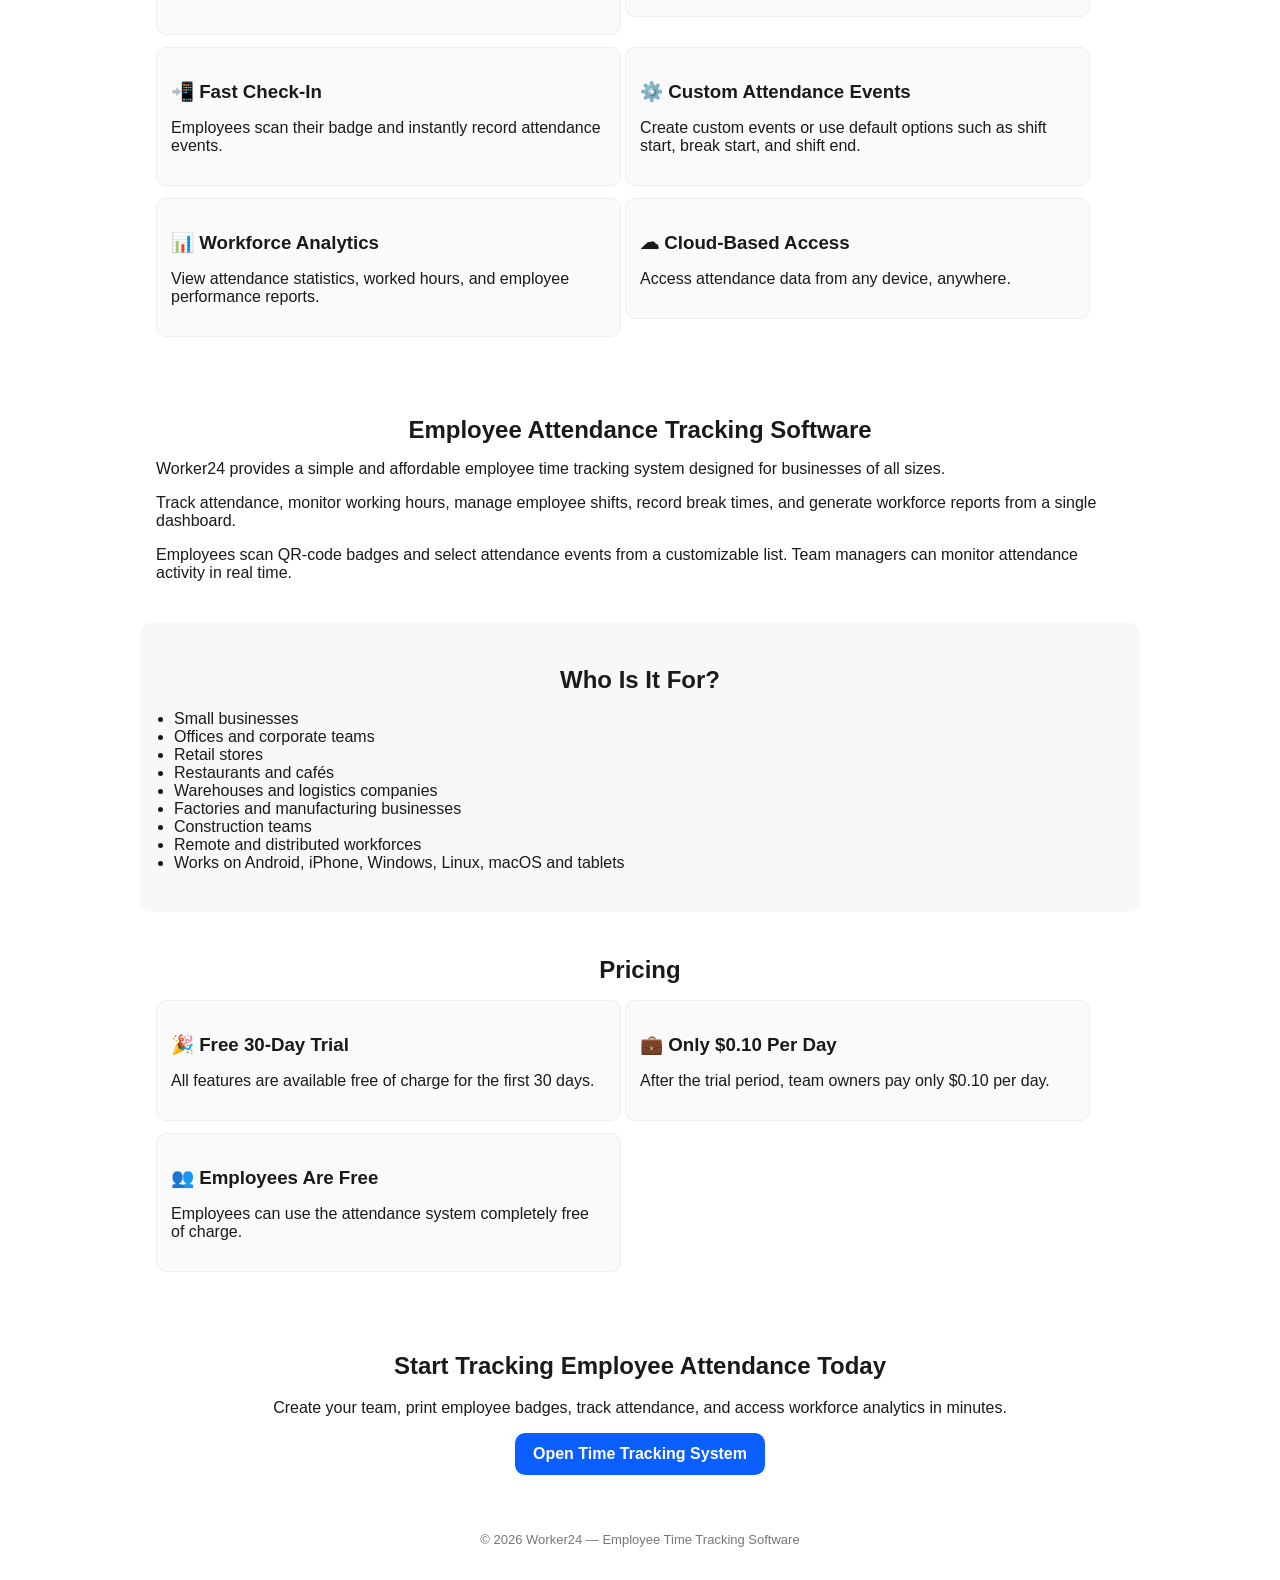
<file: time-tracking/index.html>
<!DOCTYPE html>
<html lang="en">
<head>
    <meta charset="UTF-8">
    <meta name="viewport" content="width=device-width, initial-scale=1.0">

    <title>Employee Time Tracking Software — QR Attendance System | Worker24</title>

    <meta name="description" content="Employee time tracking software with QR code attendance, shift management, break tracking, workforce analytics, and employee badges. Free 30-day trial.">

    <meta name="keywords" content="
    employee time tracking,    employee attendance tracking,    attendance management software,    workforce management software,    employee clock in clock out,    QR code attendance system,
    employee badge system,    employee attendance app,    attendance tracking software,    shift management software,    break tracking software,    workforce analytics,
    employee monitoring software,    work hour tracking,    employee attendance reports,    attendance management system,    time clock software,    staff attendance tracking,
    cloud attendance software,    employee scheduling software,    employee productivity tracking,    attendance reporting system,    employee check in system,    online time tracking,    worker24    ">

    <link rel="icon" type="image/png" href="logo.png">
    <link rel="stylesheet" href="time-tracking-styles.css">

    <meta property="og:title" content="Employee Time Tracking Software | Worker24">
    <meta property="og:description" content="Track employee attendance, shifts, breaks, and working hours with QR-code badges.">
    <meta property="og:image" content="https://worker24.link/time-tracking/logo.png">
    <meta property="og:url" content="https://worker24.link/time-tracking">

    <script 
        id="activityScript"
        src="https://worker24.link/activity/activity.js" defer
        activity-code="78d30ae5-25a8-428a-93ef-dd2656d1b7b3">
    </script>

    <script src="script.js" defer></script>

</head>

<body>

<header class="header">

    <div class="nav">
        <div class="logo">Worker24</div>

        <div class="menu">
            <a href="/sqlite/">SQLite Tool</a>
            <a href="/booking/">Booking</a>
            <a href="/user-activity/">User Activity</a>
            <a href="/time-tracking/">Time Tracking</a>
            <a href="/help-location/">Locations</a>
        </div>
    </div>

    <h1>Employee Time Tracking & Attendance System</h1>

    <p class="subtitle">
        Track employee attendance, shifts, breaks, and working hours using QR-code badges.
    </p>

    <a href="https://tracking.worker24.click" class="cta-button">
        Start Free 30-Day Trial
    </a>

    <p class="badges">
        30-Day Free Trial • QR Attendance • Workforce Analytics
    </p>

</header>

<section class="screenshot">
    <img src="time-tracking-screenshot1.png"
         alt="Employee time tracking dashboard showing attendance and working hours">

    <img src="time-tracking-screenshot2.png"
         alt="QR code employee attendance tracking system interface">
</section>

<section class="features">

    <h2>Main Features</h2>

    <div class="feature">
        <h3>⏱ Employee Time Tracking</h3>
        <p>Track employee working hours, attendance, and productivity in real time.</p>
    </div>

    <div class="feature">
        <h3>🪪 QR Code Employee Badges</h3>
        <p>Generate and print employee badges with unique QR codes.</p>
    </div>

    <div class="feature">
        <h3>📲 Fast Check-In</h3>
        <p>Employees scan their badge and instantly record attendance events.</p>
    </div>

    <div class="feature">
        <h3>⚙️ Custom Attendance Events</h3>
        <p>Create custom events or use default options such as shift start, break start, and shift end.</p>
    </div>

    <div class="feature">
        <h3>📊 Workforce Analytics</h3>
        <p>View attendance statistics, worked hours, and employee performance reports.</p>
    </div>

    <div class="feature">
        <h3>☁ Cloud-Based Access</h3>
        <p>Access attendance data from any device, anywhere.</p>
    </div>

</section>

<section class="features">

    <h2>Employee Attendance Tracking Software</h2>

    <p>
        Worker24 provides a simple and affordable employee time tracking system designed for businesses of all sizes.
    </p>

    <p>
        Track attendance, monitor working hours, manage employee shifts, record break times, and generate workforce reports from a single dashboard.
    </p>

    <p>
        Employees scan QR-code badges and select attendance events from a customizable list. Team managers can monitor attendance activity in real time.
    </p>

</section>

<section class="benefits">

    <h2>Who Is It For?</h2>

    <ul>
        <li>Small businesses</li>
        <li>Offices and corporate teams</li>
        <li>Retail stores</li>
        <li>Restaurants and cafés</li>
        <li>Warehouses and logistics companies</li>
        <li>Factories and manufacturing businesses</li>
        <li>Construction teams</li>
        <li>Remote and distributed workforces</li>
        <li>Works on Android, iPhone, Windows, Linux, macOS and tablets</li>
    </ul>

</section>

<section class="features">

    <h2>Pricing</h2>

    <div class="feature">
        <h3>🎉 Free 30-Day Trial</h3>
        <p>All features are available free of charge for the first 30 days.</p>
    </div>

    <div class="feature">
        <h3>💼 Only $0.10 Per Day</h3>
        <p>After the trial period, team owners pay only $0.10 per day.</p>
    </div>

    <div class="feature">
        <h3>👥 Employees Are Free</h3>
        <p>Employees can use the attendance system completely free of charge.</p>
    </div>

</section>

<section class="cta">

    <h2>Start Tracking Employee Attendance Today</h2>

    <p>
        Create your team, print employee badges, track attendance, and access workforce analytics in minutes.
    </p>

    <a href="https://tracking.worker24.click" class="cta-button">
        Open Time Tracking System
    </a>

</section>

<div id="loader-modal" class="loader-modal hidden">
    <div class="loader-content">
        <div class="spinner"></div>
        <p>Connecting to service...</p>
    </div>
</div>

<footer class="footer">
    <p>© 2026 Worker24 — Employee Time Tracking Software</p>
</footer>

</body>
</html>
</file>
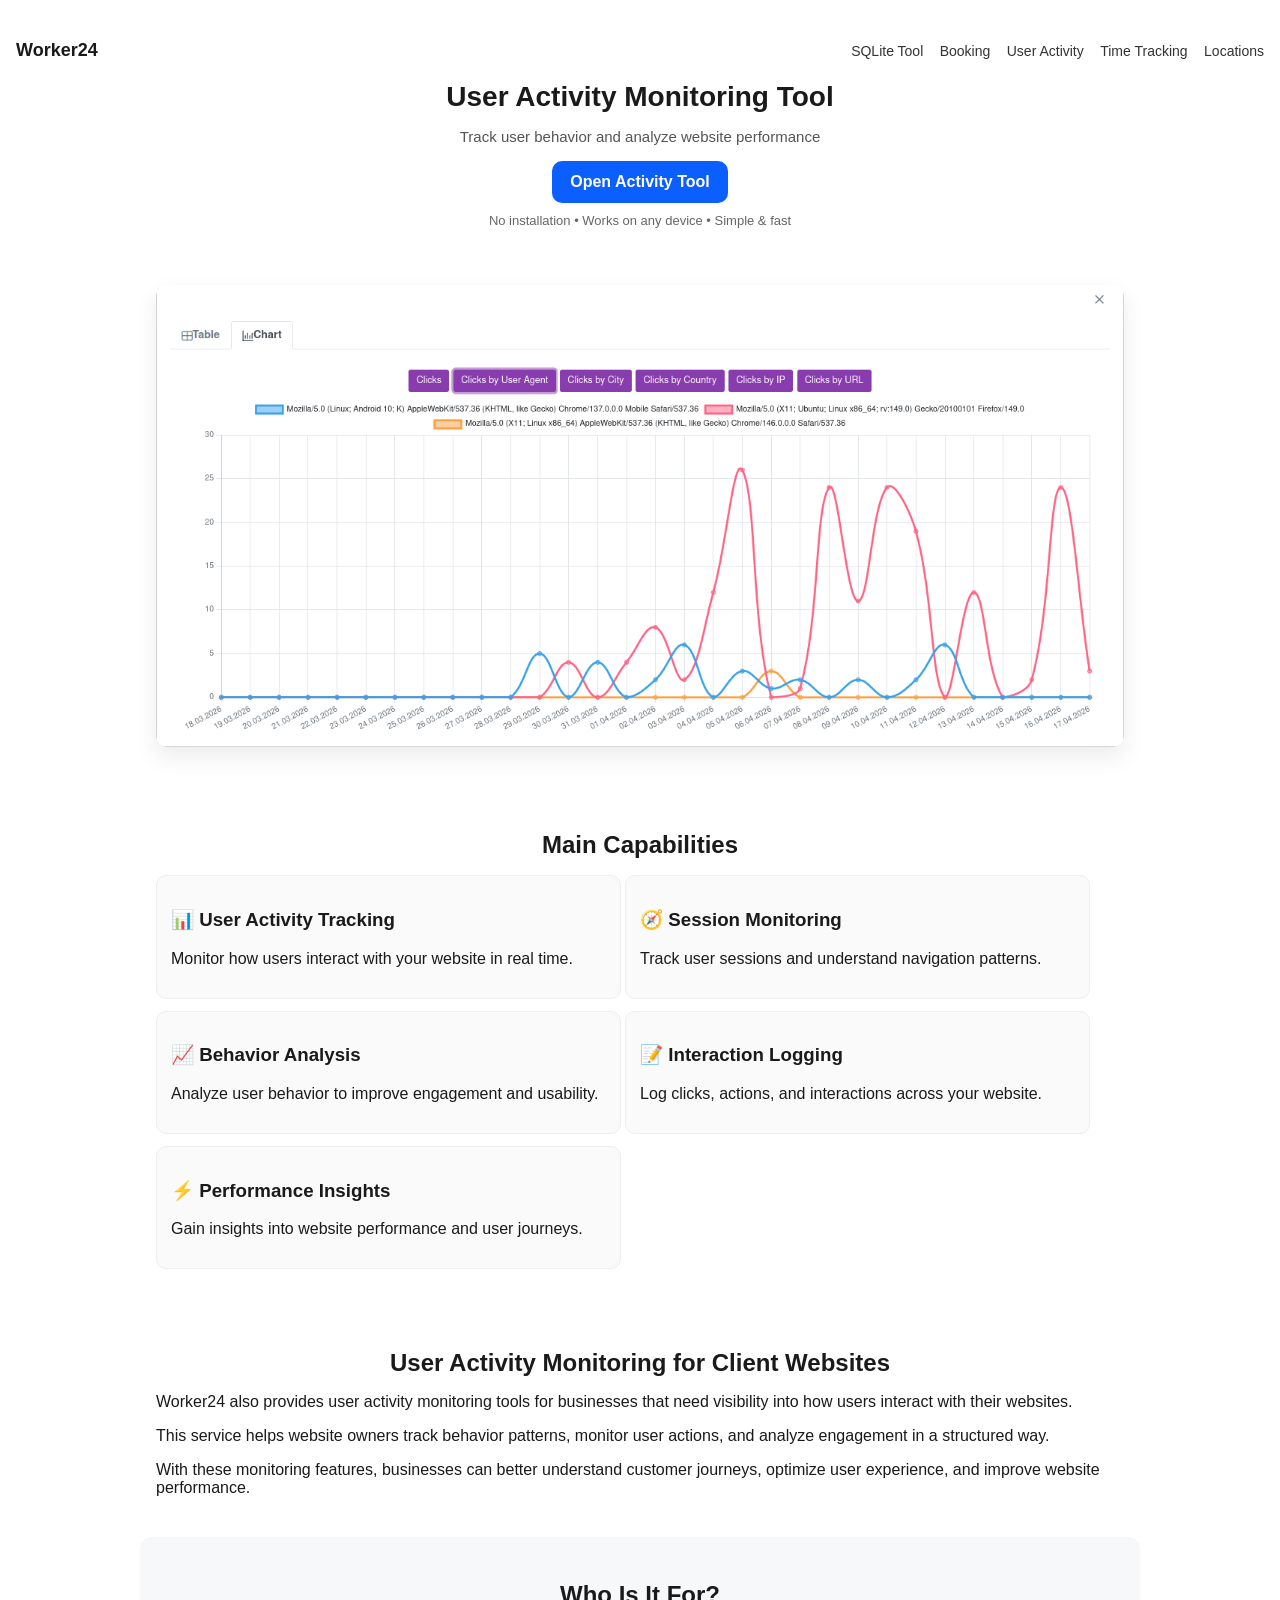
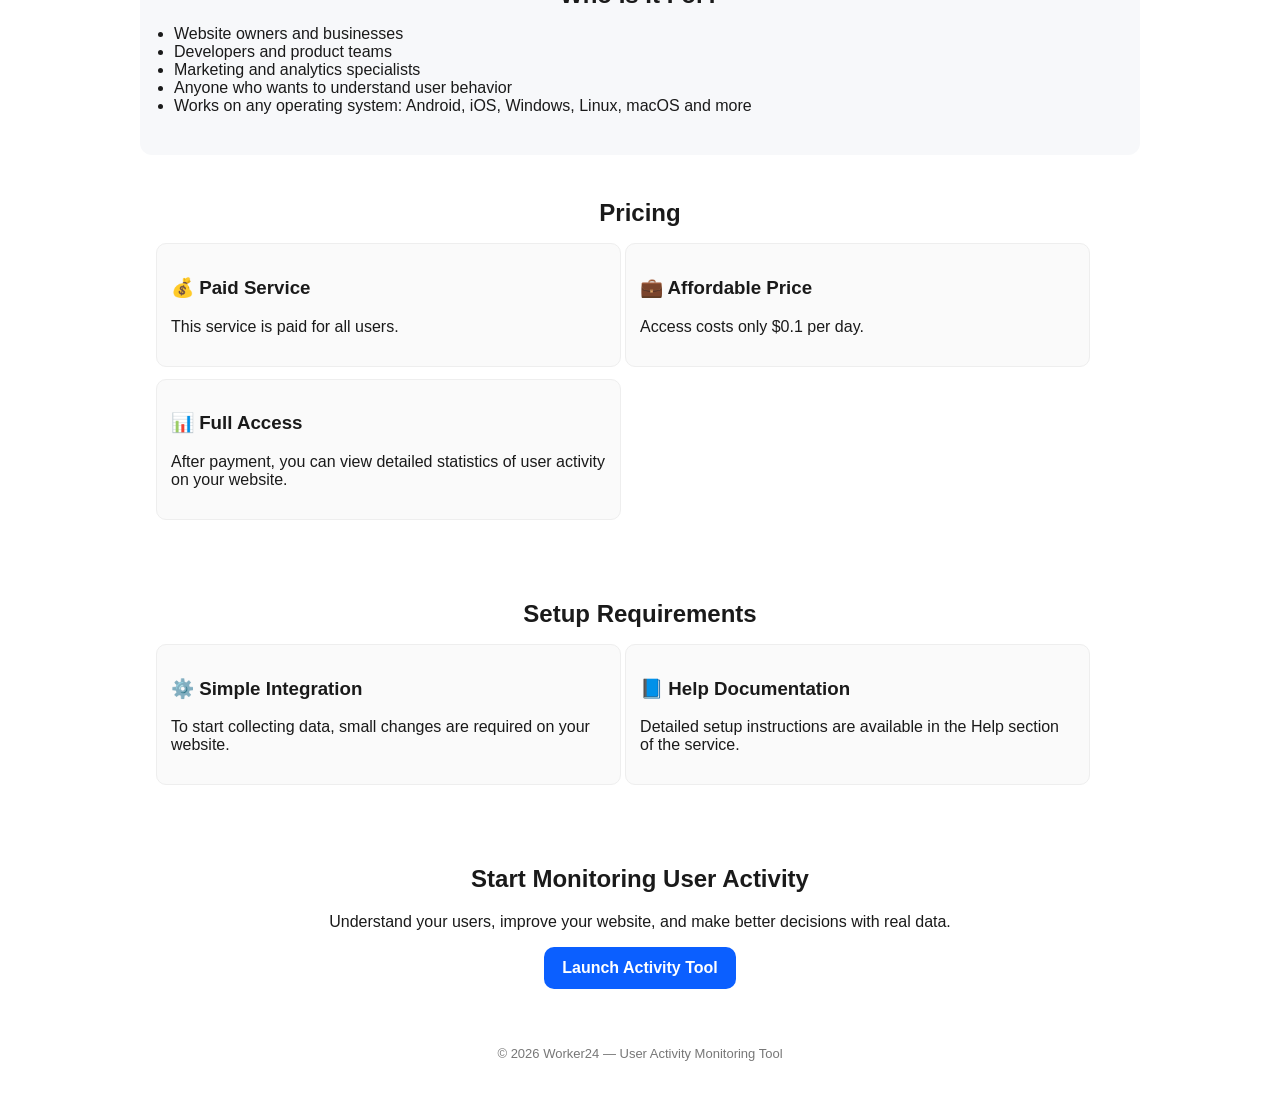
<file: user-activity/index.html>
<!DOCTYPE html>
<html lang="en">
<head>
    <meta charset="UTF-8">
    <meta name="viewport" content="width=device-width, initial-scale=1.0">

    <title>User Activity Monitoring Tool — Track & Analyze Website Users</title>
    <meta name="description" content="User activity monitoring tool. Track user behavior, sessions, and interactions. Analyze website performance and improve user experience.">
    <meta name="keywords" content="user activity monitoring, website analytics, user behavior tracking, session recording, heatmaps, real-time monitoring, visitor analytics, user journey tracking, behavioral analytics, website user insights, customer engagement analytics, 
            user session replay, conversion optimization, digital experience analytics, website performance tracking, click tracking, user flow analysis, activity logs, online behavior analysis, user interaction monitoring">
    <link rel="icon" type="image/png" href="logo.png">
    
    <link rel="stylesheet" href="activity-styles.css">

    <meta property="og:title" content="User Activity Monitoring Tool — Worker24">
    <meta property="og:description" content="Track user behavior, sessions, and interactions on your website.">
    <meta property="og:image" content="https://worker24.link/user-activity/activity.png">
    <meta property="og:url" content="https://worker24.link/user-activity">

    <script 
        id="activityScript"
        src="https://worker24.link/activity/activity.js" defer
        activity-code="78d30ae5-25a8-428a-93ef-dd2656d1b7b3">
    </script>

    <script src="script.js" defer></script>
    
</head>
<body>

<header class="header">
    <div class="nav">
        <div class="logo">Worker24</div>
        <div class="menu">
            <a href="/sqlite/">SQLite Tool</a>
            <a href="/booking/">Booking</a>
            <a href="/user-activity/">User Activity</a>
            <a href="/time-tracking/">Time Tracking</a>
            <a href="/help-location/">Locations</a>
        </div>
    </div>

    <h1>User Activity Monitoring Tool</h1>
    <p class="subtitle">Track user behavior and analyze website performance</p>
    <a href="https://activity.worker24.click" class="cta-button">Open Activity Tool</a>

    <p class="badges">No installation • Works on any device • Simple & fast</p>
</header>

<section class="screenshot">
    <img src="activity-screenshot.png" alt="User activity dashboard showing analytics" />
</section>

<section class="features">
    <h2>Main Capabilities</h2>

    <div class="feature">
        <h3>📊 User Activity Tracking</h3>
        <p>Monitor how users interact with your website in real time.</p>
    </div>

    <div class="feature">
        <h3>🧭 Session Monitoring</h3>
        <p>Track user sessions and understand navigation patterns.</p>
    </div>

    <div class="feature">
        <h3>📈 Behavior Analysis</h3>
        <p>Analyze user behavior to improve engagement and usability.</p>
    </div>

    <div class="feature">
        <h3>📝 Interaction Logging</h3>
        <p>Log clicks, actions, and interactions across your website.</p>
    </div>

    <div class="feature">
        <h3>⚡ Performance Insights</h3>
        <p>Gain insights into website performance and user journeys.</p>
    </div>
</section>

<section class="features">
    <h2>User Activity Monitoring for Client Websites</h2>
    <p>
        Worker24 also provides user activity monitoring tools for businesses that need visibility into how users interact with their websites.
    </p>
    <p>
        This service helps website owners track behavior patterns, monitor user actions, and analyze engagement in a structured way.
    </p>
    <p>
        With these monitoring features, businesses can better understand customer journeys, optimize user experience, and improve website performance.
    </p>
</section>

<section class="benefits">
    <h2>Who Is It For?</h2>

    <ul>
        <li>Website owners and businesses</li>
        <li>Developers and product teams</li>
        <li>Marketing and analytics specialists</li>
        <li>Anyone who wants to understand user behavior</li>
        <li>Works on any operating system: Android, iOS, Windows, Linux, macOS and more</li>
    </ul>
</section>

<section class="features">
    <h2>Pricing</h2>

    <div class="feature">
        <h3>💰 Paid Service</h3>
        <p>This service is paid for all users.</p>
    </div>

    <div class="feature">
        <h3>💼 Affordable Price</h3>
        <p>Access costs only $0.1 per day.</p>
    </div>

    <div class="feature">
        <h3>📊 Full Access</h3>
        <p>After payment, you can view detailed statistics of user activity on your website.</p>
    </div>
</section>

<section class="features">
    <h2>Setup Requirements</h2>

    <div class="feature">
        <h3>⚙️ Simple Integration</h3>
        <p>To start collecting data, small changes are required on your website.</p>
    </div>

    <div class="feature">
        <h3>📘 Help Documentation</h3>
        <p>Detailed setup instructions are available in the Help section of the service.</p>
    </div>
</section>

<section class="cta">
    <h2>Start Monitoring User Activity</h2>
    <p>Understand your users, improve your website, and make better decisions with real data.</p>
    <a href="https://activity.worker24.click" class="cta-button">Launch Activity Tool</a>
</section>

<div id="loader-modal" class="loader-modal hidden">
    <div class="loader-content">
        <div class="spinner"></div>
        <p>Connecting to service...</p>
    </div>
</div>
    
<footer class="footer">
    <p>© 2026 Worker24 — User Activity Monitoring Tool</p>
</footer>

</body>
</html>
</file>
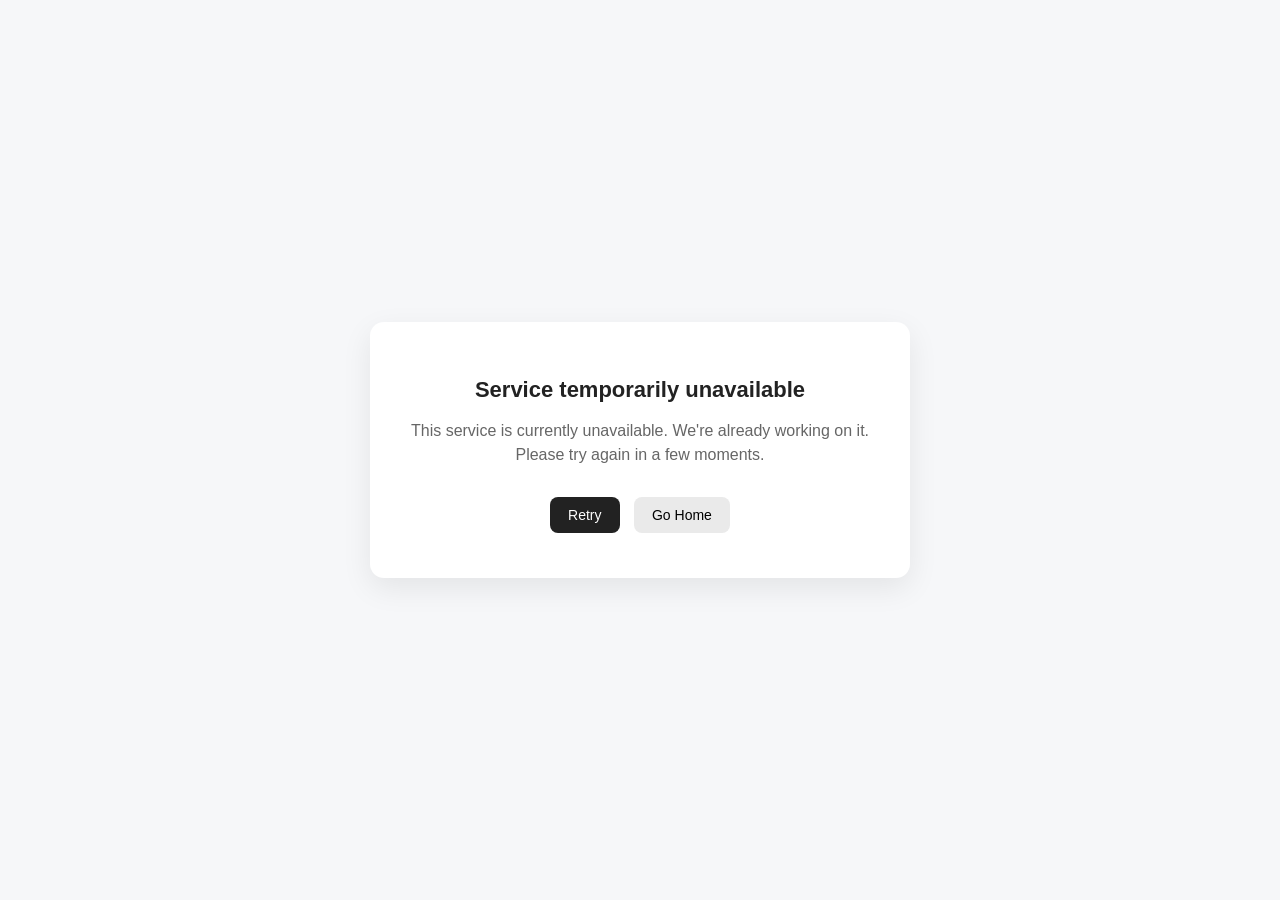
<file: fallback/service-unavailable.html>
<!DOCTYPE html>
<html lang="en">
<head>
    <meta charset="UTF-8">
    <meta name="viewport" content="width=device-width, initial-scale=1.0">
    <title>Service Unavailable</title>

    <link rel="stylesheet" href="service-unavailable.css">
    <script src="service-unavailable.js" defer></script>
</head>
<body>

<div class="card">
    <h1>Service temporarily unavailable</h1>
    <p id="message"></p>

    <div class="actions">
        <button class="primary" onclick="retry()">Retry</button>
        <button class="secondary" onclick="goHome()">Go Home</button>
    </div>
</div>

<div id="loader-modal" class="loader-modal hidden">
    <div class="loader-content">
        <div class="spinner"></div>
        <p>Connecting to service...</p>
    </div>
</div>
    
</body>
</html>
</file>
<file: style.css>
body {
    margin: 0;
    font-family: Arial, sans-serif;
    background: #ffffff;
    color: #333;
    display: flex;
    flex-direction: column;
    min-height: 100vh;
}

main {
    flex: 1;
    display: flex;
    flex-direction: column;
    justify-content: center;
    align-items: center;
    text-align: center;
    padding: 20px;
}

/* Card container */
.container {
    width: 100%;
    max-width: 420px;
    padding: 30px 26px;
    text-align: center;
    border: 1px solid #e5e7eb;
    border-radius: 18px;
    box-shadow:
        0 6px 18px rgba(0, 0, 0, 0.06),
        0 2px 6px rgba(0, 0, 0, 0.04);
}

select {
    width: 100%;
    padding: 14px;
    font-size: 16px;
    margin-bottom: 28px;
    border: 1px solid #d0d7de;
    border-radius: 12px;
    background-color: #ffffff;
}

select:focus {
    outline: none;
    border-color: #2f80ed;
    box-shadow: 0 0 0 3px rgba(47, 128, 237, 0.15);
}

.button-group {
    display: flex;
    justify-content: center;
    gap: 14px;
}

button {
    width: 60%;
    padding: 12px 0;
    font-size: 16px;
    background: #2f80ed;
    color: #ffffff;
    border: none;
    border-radius: 14px;
    cursor: pointer;
    box-shadow: 0 6px 16px rgba(47, 128, 237, 0.28);
    transition:
        transform 0.2s ease,
        box-shadow 0.2s ease;
}

/* Primary button */
#goButton {
    background: #2f80ed;
    color: #ffffff;
    border: none;
    box-shadow: 0 6px 16px rgba(47, 128, 237, 0.28);
}

#goButton:hover {
    transform: translateY(-3px);
    background: #2462b6;
    box-shadow: 0 10px 26px rgba(47, 128, 237, 0.38);
}

/* Secondary button */
.secondary {
    background: #f3f4f6;
    color: #333;
    border: 1px solid #d1d5db;
    box-shadow: 0 6px 16px rgba(47, 128, 237, 0.28);
}

.secondary:hover {
    transform: translateY(-3px);
    background: #e5e7eb;
    box-shadow: 0 10px 26px rgba(47, 128, 237, 0.38);
}

.modal {
    position: fixed;
    inset: 0;
    background: rgba(0,0,0,0.6);
    display: flex;
    justify-content: center;
    align-items: center;

    /* ВАЖНО: не display:none */
    opacity: 0;
    visibility: hidden;
    transition: opacity 0.3s ease;
}

.modal.active {
    opacity: 1;
    visibility: visible;
}

.modal-content {
    background: #fff;
    width: 90%;
    max-width: 900px;
    max-height: 90vh;
    overflow-y: auto;
    padding: 30px;
    border-radius: 8px;
    position: relative;
}

.modal-content ul {
    text-align: left;
    padding-left: 20px;
    margin-left: 0;
}

.close {
    position: absolute;
    top: 15px;
    right: 20px;
    font-size: 24px;
    cursor: pointer;
}

h1 {
    font-size: 24px;
    margin-bottom: 10px;
}

p {
    font-size: 16px;
    margin-bottom: 20px;
}

footer {
    background-color: #f0f0f0;
    padding: 15px;
    font-size: 14px;
    color: #555;
    text-align: center;
}

footer a {
    color: #007bff;
    text-decoration: none;
}

footer a:hover {
    text-decoration: underline;
}

.services-grid {
    display: grid;
    grid-template-columns: 1fr 1fr;
    gap: 25px;
    margin-top: 20px;
}

@media (max-width: 768px) {
    .services-grid {
        grid-template-columns: 1fr;
    }
}

.service-card {
    background: #f9fafc;
    padding: 25px;
    border-radius: 12px;
    box-shadow: 0 4px 20px rgba(0,0,0,0.05);
    transition: transform 0.2s ease, box-shadow 0.2s ease;
}

.service-card:hover {
    transform: translateY(-5px);
    box-shadow: 0 8px 30px rgba(0,0,0,0.08);
}

.service-card h2 {
    margin-top: 0;
    color: #2a7ae2;
}

.service-card ul {
    padding-left: 18px;
    margin: 10px 0;
}

.service-button {
    display: inline-block;
    margin-top: 15px;
    padding: 10px 18px;
    background: #2a7ae2;
    color: #fff;
    text-decoration: none;
    border-radius: 8px;
    font-weight: 600;
    transition: background 0.2s ease, transform 0.2s ease;
}

.service-button:hover {
    background: #1f5fc4;
    transform: translateY(-2px);
}

.loader-modal {
    position: fixed;
    inset: 0;
    background: rgba(0, 0, 0, 0.4);

    display: flex;
    align-items: center;
    justify-content: center;

    z-index: 9999;
}

.loader-modal.hidden {
    display: none;
}

.loader-content {
    background: #fff;
    padding: 25px 30px;
    border-radius: 12px;
    text-align: center;
    min-width: 220px;
}

.spinner {
    width: 36px;
    height: 36px;
    border: 3px solid #ddd;
    border-top: 3px solid #222;
    border-radius: 50%;
    margin: 0 auto 15px;
    animation: spin 0.9s linear infinite;
}

@keyframes spin {
    100% { transform: rotate(360deg); }
}

.loader-content p {
    margin: 0;
    color: #555;
    font-size: 14px;
}
</file>
<file: booking/booking-styles.css>
* {
    box-sizing: border-box;
}

body {
    margin: 0;
    font-family: Arial, sans-serif;
    background: #ffffff;
    color: #1a1a1a;
}

section {
    padding: 24px 16px;
    max-width: 1000px;
    margin: 0 auto;
}

.header {
    text-align: center;
    padding: 40px 16px 20px;
}

.header h1 {
    font-size: 28px;
    margin-bottom: 10px;
}

.subtitle {
    font-size: 15px;
    color: #555;
    margin-bottom: 16px;
}

.cta-button {
    display: inline-block;
    padding: 12px 18px;
    background: #0b5fff;
    color: white;
    text-decoration: none;
    border-radius: 10px;
    font-weight: bold;
}

.badges {
    margin-top: 10px;
    font-size: 13px;
    color: #666;
}

.screenshot img {
    width: 100%;
    margin-bottom: 12px;
    border-radius: 12px;
    box-shadow: 0 10px 25px rgba(0,0,0,0.08);
}

.features h2, .benefits h2 {
    text-align: center;
    margin-bottom: 16px;
}

.feature {
    background: #fafafa;
    border: 1px solid #eee;
    border-radius: 10px;
    padding: 14px;
    margin-bottom: 12px;
}

.feature h3 {
    margin-bottom: 6px;
}

.benefits {
    background: #f7f8fa;
    border-radius: 12px;
}

.benefits ul {
    padding-left: 18px;
}

.cta {
    text-align: center;
}

.footer {
    text-align: center;
    padding: 20px;
    font-size: 13px;
    color: #777;
}

@media (min-width: 768px) {
    .feature {
        display: inline-block;
        width: 48%;
        margin-right: 2%;
        vertical-align: top;
    }

    .feature:nth-child(2n) {
        margin-right: 0;
    }
}

/* ===== Navigation ===== */
.nav {
    display: flex;
    justify-content: space-between;
    align-items: center;
    margin-bottom: 20px;
}

.logo {
    font-weight: bold;
    font-size: 18px;
}

.menu a {
    margin-left: 12px;
    text-decoration: none;
    font-size: 14px;
    color: #333;
}

.menu a:hover {
    color: #0b5fff;
}

/* Mobile */
@media (max-width: 600px) {
    .nav {
        flex-direction: column;
        gap: 10px;
    }

    .menu a {
        margin: 0 6px;
    }
}

.loader-modal {
    position: fixed;
    inset: 0;
    background: rgba(0, 0, 0, 0.4);

    display: flex;
    align-items: center;
    justify-content: center;

    z-index: 9999;
}

.loader-modal.hidden {
    display: none;
}

.loader-content {
    background: #fff;
    padding: 25px 30px;
    border-radius: 12px;
    text-align: center;
    min-width: 220px;
}

.spinner {
    width: 36px;
    height: 36px;
    border: 3px solid #ddd;
    border-top: 3px solid #222;
    border-radius: 50%;
    margin: 0 auto 15px;
    animation: spin 0.9s linear infinite;
}

@keyframes spin {
    100% { transform: rotate(360deg); }
}

.loader-content p {
    margin: 0;
    color: #555;
    font-size: 14px;
}
</file>
<file: main/main-styles.css>
*{box-sizing:border-box}
body{margin:0;font-family:Arial;background:#fff;color:#1a1a1a}

.header{text-align:center;padding:40px 16px}
.nav{display:flex;justify-content:space-between;align-items:center;margin-bottom:20px}
.logo{font-weight:bold}
.menu a{margin-left:12px;text-decoration:none;color:#333;font-size:14px}
.menu a:hover{color:#0b5fff}

.subtitle{color:#555;margin-bottom:16px}

.cta-button{display:inline-block;padding:12px 18px;background:#0b5fff;color:#fff;text-decoration:none;border-radius:10px;margin:5px}
.cta-button.secondary{background:#eee;color:#333}

.cta-button-ref{display:inline-block;padding:12px 18px;background:#0b5fff;color:#fff;text-decoration:none;border-radius:10px;margin:5px}
.cta-button-ref.secondary{background:#eee;color:#333}

.badges{font-size:13px;color:#666;margin-top:10px}

section{padding:24px 16px;max-width:1000px;margin:0 auto}

.feature,.card{background:#fafafa;border:1px solid #eee;border-radius:12px;padding:16px;margin-bottom:12px}

.services .card{text-align:center}

.benefits{background:#f7f8fa;border-radius:12px}
.benefits ul{padding-left:18px}

.cta{text-align:center}

.footer{text-align:center;padding:20px;font-size:13px;color:#777}

@media(min-width:768px){
.feature,.card{display:inline-block;width:48%;margin-right:2%}
.feature:nth-child(2n),.card:nth-child(2n){margin-right:0}
}

@media(max-width:600px){
.nav{flex-direction:column;gap:10px}
.menu a{margin:0 6px}
}

.loader-modal {
    position: fixed;
    inset: 0;
    background: rgba(0, 0, 0, 0.4);

    display: flex;
    align-items: center;
    justify-content: center;

    z-index: 9999;
}

.loader-modal.hidden {
    display: none;
}

.loader-content {
    background: #fff;
    padding: 25px 30px;
    border-radius: 12px;
    text-align: center;
    min-width: 220px;
}

.spinner {
    width: 36px;
    height: 36px;
    border: 3px solid #ddd;
    border-top: 3px solid #222;
    border-radius: 50%;
    margin: 0 auto 15px;
    animation: spin 0.9s linear infinite;
}

@keyframes spin {
    100% { transform: rotate(360deg); }
}

.loader-content p {
    margin: 0;
    color: #555;
    font-size: 14px;
}
</file>
<file: sqlite/styles.css>
/* ===== Base ===== */
* {
    box-sizing: border-box;
}

body {
    margin: 0;
    font-family: Arial, Helvetica, sans-serif;
    background: #ffffff;
    color: #1a1a1a;
    line-height: 1.6;
}

/* ===== Layout ===== */
header, section, footer {
    width: 100%;
}

section {
    padding: 24px 16px;
    max-width: 980px;
    margin: 0 auto;
}

/* ===== Header ===== */
.header {
    text-align: center;
    padding: 42px 16px 24px;
}

.header h1 {
    font-size: 28px;
    margin: 0 0 10px;
    letter-spacing: -0.5px;
}

.subtitle {
    font-size: 15px;
    color: #555;
    margin-bottom: 18px;
}

/* ===== CTA ===== */
.cta-button {
    display: inline-block;
    padding: 12px 18px;
    background: #0b5fff;
    color: #ffffff;
    text-decoration: none;
    border-radius: 10px;
    font-size: 15px;
    font-weight: 600;
    transition: 0.2s ease;
}

.cta-button:hover {
    opacity: 0.9;
    transform: translateY(-1px);
}

.badges {
    margin-top: 12px;
    font-size: 13px;
    color: #666;
}

/* ===== Screenshot ===== */
.screenshot {
    padding: 10px 16px 26px;
    text-align: center;
}

.screenshot img {
    width: 100%;
    max-width: 900px;
    height: auto;
    border-radius: 14px;
    box-shadow: 0 10px 30px rgba(0,0,0,0.08);
    border: 1px solid #eee;
}

/* ===== Features ===== */
.features h2 {
    text-align: center;
    font-size: 22px;
    margin-bottom: 18px;
}

.feature {
    background: #fafafa;
    border: 1px solid #eee;
    border-radius: 12px;
    padding: 14px 14px;
    margin-bottom: 12px;
}

.feature h3 {
    margin: 0 0 6px;
    font-size: 16px;
}

.feature p {
    margin: 0;
    font-size: 14px;
    color: #555;
}

/* ===== Benefits ===== */
.benefits {
    background: #f7f8fa;
    border-radius: 14px;
    padding: 26px 16px;
}

.benefits h2 {
    text-align: center;
    font-size: 20px;
    margin-bottom: 14px;
}

.benefits ul {
    padding-left: 18px;
    margin: 0;
}

.benefits li {
    margin-bottom: 8px;
    font-size: 14px;
    color: #333;
}

/* ===== CTA Section ===== */
.cta {
    text-align: center;
    padding: 34px 16px;
}

.cta h2 {
    font-size: 20px;
    margin-bottom: 10px;
}

.cta p {
    font-size: 14px;
    color: #555;
    margin-bottom: 16px;
}

/* ===== Footer ===== */
.footer {
    text-align: center;
    padding: 20px;
    font-size: 13px;
    color: #777;
    border-top: 1px solid #eee;
}

/* ===== Responsive ===== */
@media (min-width: 600px) {
    .header h1 {
        font-size: 36px;
    }

    .subtitle {
        font-size: 16px;
    }

    .feature {
        padding: 16px;
    }
}

@media (min-width: 900px) {
    section {
        padding: 32px 20px;
    }

    .feature {
        display: inline-block;
        width: 48%;
        vertical-align: top;
        margin-right: 2%;
    }

    .feature:nth-child(2n) {
        margin-right: 0;
    }
}

/* ===== Navigation ===== */
.nav {
    display: flex;
    justify-content: space-between;
    align-items: center;
    margin-bottom: 20px;
}

.logo {
    font-weight: bold;
    font-size: 18px;
}

.menu a {
    margin-left: 12px;
    text-decoration: none;
    font-size: 14px;
    color: #333;
}

.menu a:hover {
    color: #0b5fff;
}

/* Mobile */
@media (max-width: 600px) {
    .nav {
        flex-direction: column;
        gap: 10px;
    }

    .menu a {
        margin: 0 6px;
    }
}

.loader-modal {
    position: fixed;
    inset: 0;
    background: rgba(0, 0, 0, 0.4);

    display: flex;
    align-items: center;
    justify-content: center;

    z-index: 9999;
}

.loader-modal.hidden {
    display: none;
}

.loader-content {
    background: #fff;
    padding: 25px 30px;
    border-radius: 12px;
    text-align: center;
    min-width: 220px;
}

.spinner {
    width: 36px;
    height: 36px;
    border: 3px solid #ddd;
    border-top: 3px solid #222;
    border-radius: 50%;
    margin: 0 auto 15px;
    animation: spin 0.9s linear infinite;
}

@keyframes spin {
    100% { transform: rotate(360deg); }
}

.loader-content p {
    margin: 0;
    color: #555;
    font-size: 14px;
}
</file>
<file: time-tracking/time-tracking-styles.css>
* {
    box-sizing: border-box;
}

body {
    margin: 0;
    font-family: Arial, sans-serif;
    background: #ffffff;
    color: #1a1a1a;
}

section {
    padding: 24px 16px;
    max-width: 1000px;
    margin: 0 auto;
}

.header {
    text-align: center;
    padding: 40px 16px 20px;
}

.header h1 {
    font-size: 28px;
    margin-bottom: 10px;
}

.subtitle {
    font-size: 15px;
    color: #555;
    margin-bottom: 16px;
}

.cta-button {
    display: inline-block;
    padding: 12px 18px;
    background: #0b5fff;
    color: white;
    text-decoration: none;
    border-radius: 10px;
    font-weight: bold;
}

.badges {
    margin-top: 10px;
    font-size: 13px;
    color: #666;
}

.screenshot img {
    width: 100%;
    margin-bottom: 12px;
    border-radius: 12px;
    box-shadow: 0 10px 25px rgba(0,0,0,0.08);
}

.features h2, .benefits h2 {
    text-align: center;
    margin-bottom: 16px;
}

.feature {
    background: #fafafa;
    border: 1px solid #eee;
    border-radius: 10px;
    padding: 14px;
    margin-bottom: 12px;
}

.feature h3 {
    margin-bottom: 6px;
}

.benefits {
    background: #f7f8fa;
    border-radius: 12px;
}

.benefits ul {
    padding-left: 18px;
}

.cta {
    text-align: center;
}

.footer {
    text-align: center;
    padding: 20px;
    font-size: 13px;
    color: #777;
}

@media (min-width: 768px) {
    .feature {
        display: inline-block;
        width: 48%;
        margin-right: 2%;
        vertical-align: top;
    }

    .feature:nth-child(2n) {
        margin-right: 0;
    }
}

/* ===== Navigation ===== */
.nav {
    display: flex;
    justify-content: space-between;
    align-items: center;
    margin-bottom: 20px;
}

.logo {
    font-weight: bold;
    font-size: 18px;
}

.menu a {
    margin-left: 12px;
    text-decoration: none;
    font-size: 14px;
    color: #333;
}

.menu a:hover {
    color: #0b5fff;
}

/* Mobile */
@media (max-width: 600px) {
    .nav {
        flex-direction: column;
        gap: 10px;
    }

    .menu a {
        margin: 0 6px;
    }
}

.loader-modal {
    position: fixed;
    inset: 0;
    background: rgba(0, 0, 0, 0.4);

    display: flex;
    align-items: center;
    justify-content: center;

    z-index: 9999;
}

.loader-modal.hidden {
    display: none;
}

.loader-content {
    background: #fff;
    padding: 25px 30px;
    border-radius: 12px;
    text-align: center;
    min-width: 220px;
}

.spinner {
    width: 36px;
    height: 36px;
    border: 3px solid #ddd;
    border-top: 3px solid #222;
    border-radius: 50%;
    margin: 0 auto 15px;
    animation: spin 0.9s linear infinite;
}

@keyframes spin {
    100% { transform: rotate(360deg); }
}

.loader-content p {
    margin: 0;
    color: #555;
    font-size: 14px;
}
</file>
<file: user-activity/activity-styles.css>
* {
    box-sizing: border-box;
}

body {
    margin: 0;
    font-family: Arial, sans-serif;
    background: #ffffff;
    color: #1a1a1a;
}

section {
    padding: 24px 16px;
    max-width: 1000px;
    margin: 0 auto;
}

.header {
    text-align: center;
    padding: 40px 16px 20px;
}

.header h1 {
    font-size: 28px;
    margin-bottom: 10px;
}

.subtitle {
    font-size: 15px;
    color: #555;
    margin-bottom: 16px;
}

.cta-button {
    display: inline-block;
    padding: 12px 18px;
    background: #0b5fff;
    color: white;
    text-decoration: none;
    border-radius: 10px;
    font-weight: bold;
}

.badges {
    margin-top: 10px;
    font-size: 13px;
    color: #666;
}

.screenshot img {
    width: 100%;
    margin-bottom: 12px;
    border-radius: 12px;
    box-shadow: 0 10px 25px rgba(0,0,0,0.08);
}

.features h2, .benefits h2 {
    text-align: center;
    margin-bottom: 16px;
}

.feature {
    background: #fafafa;
    border: 1px solid #eee;
    border-radius: 10px;
    padding: 14px;
    margin-bottom: 12px;
}

.benefits {
    background: #f7f8fa;
    border-radius: 12px;
}

.benefits ul {
    padding-left: 18px;
}

.cta {
    text-align: center;
}

.footer {
    text-align: center;
    padding: 20px;
    font-size: 13px;
    color: #777;
}

@media (min-width: 768px) {
    .feature {
        display: inline-block;
        width: 48%;
        margin-right: 2%;
        vertical-align: top;
    }

    .feature:nth-child(2n) {
        margin-right: 0;
    }
}

/* ===== Navigation ===== */
.nav {
    display: flex;
    justify-content: space-between;
    align-items: center;
    margin-bottom: 20px;
}

.logo {
    font-weight: bold;
    font-size: 18px;
}

.menu a {
    margin-left: 12px;
    text-decoration: none;
    font-size: 14px;
    color: #333;
}

.menu a:hover {
    color: #0b5fff;
}

/* Mobile */
@media (max-width: 600px) {
    .nav {
        flex-direction: column;
        gap: 10px;
    }

    .menu a {
        margin: 0 6px;
    }
}

.loader-modal {
    position: fixed;
    inset: 0;
    background: rgba(0, 0, 0, 0.4);

    display: flex;
    align-items: center;
    justify-content: center;

    z-index: 9999;
}

.loader-modal.hidden {
    display: none;
}

.loader-content {
    background: #fff;
    padding: 25px 30px;
    border-radius: 12px;
    text-align: center;
    min-width: 220px;
}

.spinner {
    width: 36px;
    height: 36px;
    border: 3px solid #ddd;
    border-top: 3px solid #222;
    border-radius: 50%;
    margin: 0 auto 15px;
    animation: spin 0.9s linear infinite;
}

@keyframes spin {
    100% { transform: rotate(360deg); }
}

.loader-content p {
    margin: 0;
    color: #555;
    font-size: 14px;
}
</file>
<file: fallback/service-unavailable.css>
body {
    font-family: -apple-system, BlinkMacSystemFont, Arial, sans-serif;
    background: #f6f7f9;
    margin: 0;
    display: flex;
    align-items: center;
    justify-content: center;
    height: 100vh;
    color: #222;
}

.card {
    background: #fff;
    padding: 40px 30px;
    border-radius: 14px;
    max-width: 480px;
    width: 90%;
    box-shadow: 0 10px 30px rgba(0,0,0,0.08);
    text-align: center;
}

h1 {
    margin-bottom: 10px;
    font-size: 22px;
}

p {
    color: #666;
    line-height: 1.5;
}

.actions {
    margin-top: 25px;
}

button {
    padding: 10px 18px;
    border: none;
    border-radius: 8px;
    cursor: pointer;
    font-size: 14px;
    margin: 5px;
}

.primary {
    background: #222;
    color: #fff;
}

.secondary {
    background: #eaeaea;
}

button:hover {
    opacity: 0.9;
}

.loader-modal {
    position: fixed;
    inset: 0;
    background: rgba(0, 0, 0, 0.4);

    display: flex;
    align-items: center;
    justify-content: center;

    z-index: 9999;
}

.loader-modal.hidden {
    display: none;
}

.loader-content {
    background: #fff;
    padding: 25px 30px;
    border-radius: 12px;
    text-align: center;
    min-width: 220px;
}

.spinner {
    width: 36px;
    height: 36px;
    border: 3px solid #ddd;
    border-top: 3px solid #222;
    border-radius: 50%;
    margin: 0 auto 15px;
    animation: spin 0.9s linear infinite;
}

@keyframes spin {
    100% { transform: rotate(360deg); }
}

.loader-content p {
    margin: 0;
    color: #555;
    font-size: 14px;
}
</file>
